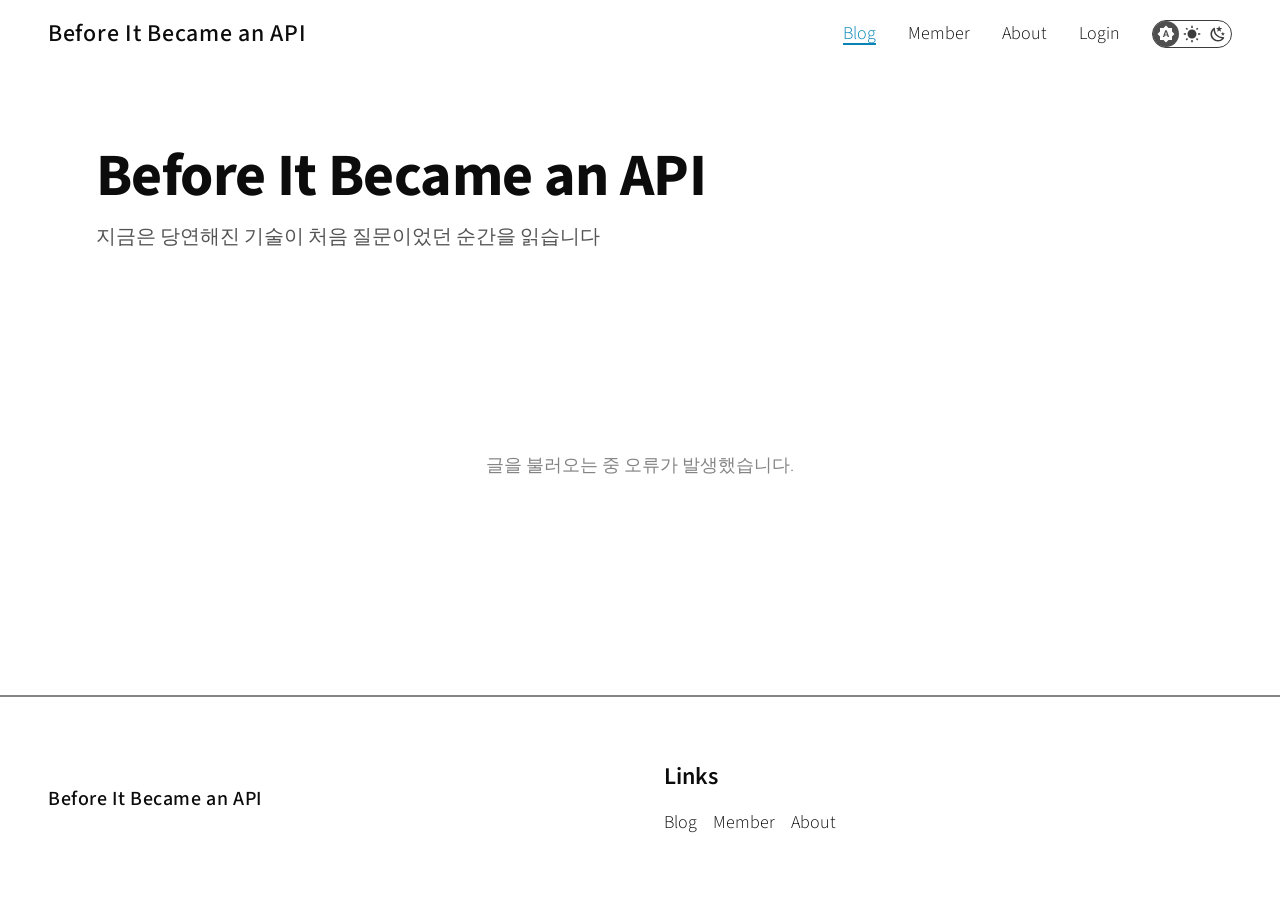
<file: index.html>
<!DOCTYPE html>
<html lang="ko" class="dark">
<head>
  <meta charset="utf-8">
  <meta name="viewport" content="width=device-width,initial-scale=1">
  <title>Before It Became an API</title>
  <meta name="description" content="지금은 API 한 줄이 된 기술이, 아직 논문 속 아이디어였던 시절로 돌아가 보는 기록.">
  <meta property="og:type" content="website">
  <meta property="og:title" content="Before It Became an API">
  <meta property="og:description" content="지금은 API 한 줄이 된 기술이, 아직 논문 속 아이디어였던 시절로 돌아가 보는 기록.">
  <link rel="preconnect" href="https://fonts.googleapis.com">
  <link rel="preconnect" href="https://fonts.gstatic.com" crossorigin>
  <link href="https://fonts.googleapis.com/css2?family=Source+Sans+3:wght@300;400;600;700&display=swap" rel="stylesheet">
  <link rel="stylesheet" href="style.css">
  <link rel="stylesheet" href="editor.css">
</head>
<body>
  <header>
    <nav>
      <div class="app-container nav-inner">
        <a href="/" class="logo-link wordmark">Before It Became an API</a>
        <div class="nav-right">
          <a href="/" class="nav-link active">Blog</a>
          <a href="member.html" class="nav-link">Member</a>
          <a href="about.html" class="nav-link">About</a>
          <a href="login.html" class="nav-link guest-only">Login</a>
          <a href="#" class="nav-link auth-only" id="btn-logout">Logout</a>
          <div class="theme-switcher">
            <button class="theme-button active" data-theme="auto" aria-label="Auto Theme" title="System preference">
              <svg width="1em" height="1em" viewBox="0 0 24 24"><path fill="currentColor" d="m14.3 16l-.7-2h-3.2l-.7 2H7.8L11 7h2l3.2 9zM20 8.69V4h-4.69L12 .69L8.69 4H4v4.69L.69 12L4 15.31V20h4.69L12 23.31L15.31 20H20v-4.69L23.31 12zm-9.15 3.96h2.3L12 9z"></path></svg>
            </button>
            <button class="theme-button" data-theme="light" aria-label="Light Theme" title="Light theme">
              <svg width="1em" height="1em" viewBox="0 0 24 24"><path fill="currentColor" d="m3.55 19.09l1.41 1.41l1.8-1.79l-1.42-1.42M12 6c-3.31 0-6 2.69-6 6s2.69 6 6 6s6-2.69 6-6c0-3.32-2.69-6-6-6m8 7h3v-2h-3m-2.76 7.71l1.8 1.79l1.41-1.41l-1.79-1.8M20.45 5l-1.41-1.4l-1.8 1.79l1.42 1.42M13 1h-2v3h2M6.76 5.39L4.96 3.6L3.55 5l1.79 1.81zM1 13h3v-2H1m12 9h-2v3h2"></path></svg>
            </button>
            <button class="theme-button" data-theme="dark" aria-label="Dark Theme" title="Dark theme">
              <svg width="1em" height="1em" viewBox="0 0 24 24"><path fill="currentColor" d="m17.75 4.09l-2.53 1.94l.91 3.06l-2.63-1.81l-2.63 1.81l.91-3.06l-2.53-1.94L12.44 4l1.06-3l1.06 3zm3.5 6.91l-1.64 1.25l.59 1.98l-1.7-1.17l-1.7 1.17l.59-1.98L15.75 11l2.06-.05L18.5 9l.69 1.95zm-2.28 4.95c.83-.08 1.72 1.1 1.19 1.85c-.32.45-.66.87-1.08 1.27C15.17 23 8.84 23 4.94 19.07c-3.91-3.9-3.91-10.24 0-14.14c.4-.4.82-.76 1.27-1.08c.75-.53 1.93.36 1.85 1.19c-.27 2.86.69 5.83 2.89 8.02a9.96 9.96 0 0 0 8.02 2.89m-1.64 2.02a12.08 12.08 0 0 1-7.8-3.47c-2.17-2.19-3.33-5-3.49-7.82c-2.81 3.14-2.7 7.96.31 10.98c3.02 3.01 7.84 3.12 10.98.31"></path></svg>
            </button>
          </div>
        </div>
        <button class="mobile-menu-btn" id="nav-open-btn" aria-label="Open navigation menu">
          <svg width="32" height="32" viewBox="0 0 24 24"><path fill="currentColor" d="M3 6h18v2H3zm0 5h18v2H3zm0 5h18v2H3z"></path></svg>
        </button>
        <div class="mobile-menu" id="mobile-menu">
          <button id="nav-close-btn" class="mobile-close-btn" aria-label="Close navigation menu">
            <svg width="32" height="32" viewBox="0 0 24 24"><path fill="currentColor" d="M19 6.41L17.59 5L12 10.59L6.41 5L5 6.41L10.59 12L5 17.59L6.41 19L12 13.41L17.59 19L19 17.59L13.41 12z"></path></svg>
          </button>
          <div class="mobile-menu-links">
            <a href="/" class="mobile-link active">Blog</a>
            <a href="member.html" class="mobile-link">Member</a>
            <a href="about.html" class="mobile-link">About</a>
            <a href="login.html" class="mobile-link guest-only">Login</a>
            <a href="#" class="mobile-link auth-only" id="btn-logout-mobile">Logout</a>
            <div class="theme-switcher mobile-theme-switcher">
              <button class="theme-button active" data-theme="auto" aria-label="Auto Theme">
                <svg width="1em" height="1em" viewBox="0 0 24 24"><path fill="currentColor" d="m14.3 16l-.7-2h-3.2l-.7 2H7.8L11 7h2l3.2 9zM20 8.69V4h-4.69L12 .69L8.69 4H4v4.69L.69 12L4 15.31V20h4.69L12 23.31L15.31 20H20v-4.69L23.31 12zm-9.15 3.96h2.3L12 9z"></path></svg>
              </button>
              <button class="theme-button" data-theme="light" aria-label="Light Theme">
                <svg width="1em" height="1em" viewBox="0 0 24 24"><path fill="currentColor" d="m3.55 19.09l1.41 1.41l1.8-1.79l-1.42-1.42M12 6c-3.31 0-6 2.69-6 6s2.69 6 6 6s6-2.69 6-6c0-3.32-2.69-6-6-6m8 7h3v-2h-3m-2.76 7.71l1.8 1.79l1.41-1.41l-1.79-1.8M20.45 5l-1.41-1.4l-1.8 1.79l1.42 1.42M13 1h-2v3h2M6.76 5.39L4.96 3.6L3.55 5l1.79 1.81zM1 13h3v-2H1m12 9h-2v3h2"></path></svg>
              </button>
              <button class="theme-button" data-theme="dark" aria-label="Dark Theme">
                <svg width="1em" height="1em" viewBox="0 0 24 24"><path fill="currentColor" d="m17.75 4.09l-2.53 1.94l.91 3.06l-2.63-1.81l-2.63 1.81l.91-3.06l-2.53-1.94L12.44 4l1.06-3l1.06 3zm3.5 6.91l-1.64 1.25l.59 1.98l-1.7-1.17l-1.7 1.17l.59-1.98L15.75 11l2.06-.05L18.5 9l.69 1.95zm-2.28 4.95c.83-.08 1.72 1.1 1.19 1.85c-.32.45-.66.87-1.08 1.27C15.17 23 8.84 23 4.94 19.07c-3.91-3.9-3.91-10.24 0-14.14c.4-.4.82-.76 1.27-1.08c.75-.53 1.93.36 1.85 1.19c-.27 2.86.69 5.83 2.89 8.02a9.96 9.96 0 0 0 8.02 2.89m-1.64 2.02a12.08 12.08 0 0 1-7.8-3.47c-2.17-2.19-3.33-5-3.49-7.82c-2.81 3.14-2.7 7.96.31 10.98c3.02 3.01 7.84 3.12 10.98.31"></path></svg>
              </button>
            </div>
          </div>
        </div>
      </div>
    </nav>
  </header>

  <div class="page-wrapper">
    <main class="app-container main-content">
      <h1 class="page-title masthead-title">Before It Became an API</h1>
      <p class="masthead-tagline">지금은 당연해진 기술이 처음 질문이었던 순간을 읽습니다</p>
    </main>

    <section class="app-container posts-section">
      <ul class="posts-grid" id="posts-grid">
      </ul>
      <p class="empty-state" id="empty-state" style="display:none;">
        아직 작성된 글이 없습니다. 오른쪽 하단의 + 버튼으로 첫 글을 작성해보세요.
      </p>
    </section>
  </div>

  <footer>
    <div class="app-container footer-inner">
      <div class="footer-left">
        <a href="/" class="logo-link wordmark wordmark-footer">Before It Became an API</a>
      </div>
      <div class="footer-right">
        <h3 class="footer-heading">Links</h3>
        <div class="footer-links">
          <a class="footer-link" href="/">Blog</a>
          <a class="footer-link" href="member.html">Member</a>
          <a class="footer-link" href="about.html">About</a>
        </div>
      </div>
    </div>
  </footer>

  <a href="write.html" class="fab-write" aria-label="새 글 작성" title="새 글 작성">
    <svg width="24" height="24" viewBox="0 0 24 24"><path fill="currentColor" d="M19 13h-6v6h-2v-6H5v-2h6V5h2v6h6z"></path></svg>
  </a>
  <div class="toast" id="toast"></div>

  <script src="script.js"></script>
  <script src="auth.js"></script>
  <script src="store.js"></script>
  <script>
    document.addEventListener('DOMContentLoaded', async () => {
      document.querySelectorAll('#btn-logout, #btn-logout-mobile').forEach(btn => {
        btn.addEventListener('click', (e) => {
          e.preventDefault();
          AUTH.logout();
          location.reload();
        });
      });

      const grid = document.getElementById('posts-grid');
      const emptyState = document.getElementById('empty-state');
      const months = ['Jan','Feb','Mar','Apr','May','Jun','Jul','Aug','Sep','Oct','Nov','Dec'];

      try {
        const posts = await PostStore.getAll();

        if (posts.length === 0) {
          emptyState.style.display = 'block';
          return;
        }

        posts.forEach((post, i) => {
          const date = new Date(post.createdAt);
          const dateStr = `${date.getDate()} ${months[date.getMonth()]} ${date.getFullYear()}`;
          const desc = post.description || stripHtml(post.content || '').substring(0, 150) + '...';
          const coverHtml = post.coverUrl
            ? `<img src="${escapeHtml(post.coverUrl)}" alt="${escapeHtml(post.title)}" loading="${i < 4 ? 'eager' : 'lazy'}" class="post-image">`
            : `<div class="post-image post-image-placeholder"></div>`;

          const li = document.createElement('li');
          li.innerHTML = `
            <a href="post.html?id=${post.id}" class="post-card">
              ${coverHtml}
              <h4 class="post-title">${escapeHtml(post.title)}</h4>
              <p class="post-description">${escapeHtml(desc)}</p>
              <p class="post-date"><time datetime="${post.createdAt}">${dateStr}</time></p>
            </a>`;
          grid.appendChild(li);

          const img = li.querySelector('img.post-image');
          if (img) watchCover(img);
        });
      } catch (e) {
        emptyState.textContent = '글을 불러오는 중 오류가 발생했습니다.';
        emptyState.style.display = 'block';
      }

      /**
       * Swaps a cover image for the neutral placeholder once it fails to load,
       * so dead or expired image URLs never render as a broken-image icon.
       */
      function watchCover(img) {
        const replace = () => {
          const placeholder = document.createElement('div');
          placeholder.className = 'post-image post-image-placeholder';
          img.replaceWith(placeholder);
        };
        img.addEventListener('error', replace, { once: true });
        if (img.complete && img.naturalWidth === 0) replace();
      }

      function stripHtml(html) {
        const tmp = document.createElement('div');
        tmp.innerHTML = html;
        return tmp.textContent || tmp.innerText || '';
      }

      function escapeHtml(str) {
        const div = document.createElement('div');
        div.textContent = str;
        return div.innerHTML;
      }
    });
  </script>
</body>
</html>
</file>
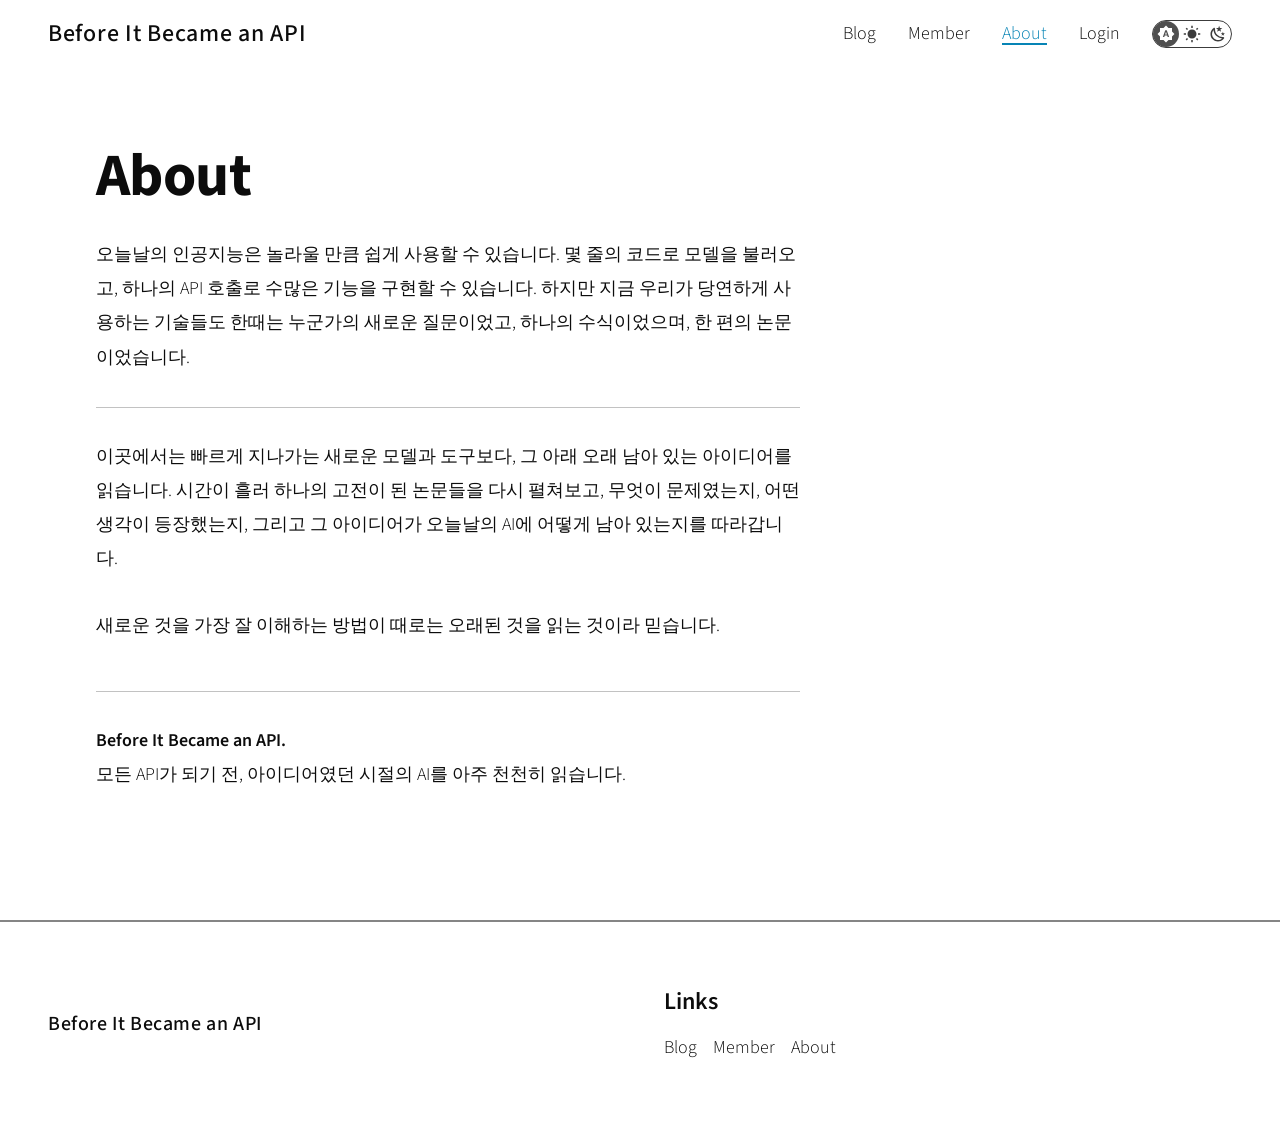
<file: about.html>
<!DOCTYPE html>
<html lang="ko" class="dark">
<head>
  <meta charset="utf-8">
  <meta name="viewport" content="width=device-width,initial-scale=1">
  <title>About - Before It Became an API</title>
  <meta name="description" content="Before It Became an API — 지금은 API 한 줄이 된 기술이, 아직 논문 속 아이디어였던 시절로 돌아가 보는 블로그.">
  <link rel="preconnect" href="https://fonts.googleapis.com">
  <link rel="preconnect" href="https://fonts.gstatic.com" crossorigin>
  <link href="https://fonts.googleapis.com/css2?family=Source+Sans+3:wght@300;400;600;700&display=swap" rel="stylesheet">
  <link rel="stylesheet" href="style.css">
  <link rel="stylesheet" href="editor.css">
</head>
<body>
  <header>
    <nav>
      <div class="app-container nav-inner">
        <a href="/" class="logo-link wordmark">Before It Became an API</a>
        <div class="nav-right">
          <a href="/" class="nav-link">Blog</a>
          <a href="member.html" class="nav-link">Member</a>
          <a href="about.html" class="nav-link active">About</a>
          <a href="login.html" class="nav-link guest-only">Login</a>
          <a href="#" class="nav-link auth-only" id="btn-logout">Logout</a>
          <div class="theme-switcher">
            <button class="theme-button active" data-theme="auto" aria-label="Auto Theme" title="System preference">
              <svg width="1em" height="1em" viewBox="0 0 24 24"><path fill="currentColor" d="m14.3 16l-.7-2h-3.2l-.7 2H7.8L11 7h2l3.2 9zM20 8.69V4h-4.69L12 .69L8.69 4H4v4.69L.69 12L4 15.31V20h4.69L12 23.31L15.31 20H20v-4.69L23.31 12zm-9.15 3.96h2.3L12 9z"></path></svg>
            </button>
            <button class="theme-button" data-theme="light" aria-label="Light Theme" title="Light theme">
              <svg width="1em" height="1em" viewBox="0 0 24 24"><path fill="currentColor" d="m3.55 19.09l1.41 1.41l1.8-1.79l-1.42-1.42M12 6c-3.31 0-6 2.69-6 6s2.69 6 6 6s6-2.69 6-6c0-3.32-2.69-6-6-6m8 7h3v-2h-3m-2.76 7.71l1.8 1.79l1.41-1.41l-1.79-1.8M20.45 5l-1.41-1.4l-1.8 1.79l1.42 1.42M13 1h-2v3h2M6.76 5.39L4.96 3.6L3.55 5l1.79 1.81zM1 13h3v-2H1m12 9h-2v3h2"></path></svg>
            </button>
            <button class="theme-button" data-theme="dark" aria-label="Dark Theme" title="Dark theme">
              <svg width="1em" height="1em" viewBox="0 0 24 24"><path fill="currentColor" d="m17.75 4.09l-2.53 1.94l.91 3.06l-2.63-1.81l-2.63 1.81l.91-3.06l-2.53-1.94L12.44 4l1.06-3l1.06 3zm3.5 6.91l-1.64 1.25l.59 1.98l-1.7-1.17l-1.7 1.17l.59-1.98L15.75 11l2.06-.05L18.5 9l.69 1.95zm-2.28 4.95c.83-.08 1.72 1.1 1.19 1.85c-.32.45-.66.87-1.08 1.27C15.17 23 8.84 23 4.94 19.07c-3.91-3.9-3.91-10.24 0-14.14c.4-.4.82-.76 1.27-1.08c.75-.53 1.93.36 1.85 1.19c-.27 2.86.69 5.83 2.89 8.02a9.96 9.96 0 0 0 8.02 2.89m-1.64 2.02a12.08 12.08 0 0 1-7.8-3.47c-2.17-2.19-3.33-5-3.49-7.82c-2.81 3.14-2.7 7.96.31 10.98c3.02 3.01 7.84 3.12 10.98.31"></path></svg>
            </button>
          </div>
        </div>
        <button class="mobile-menu-btn" id="nav-open-btn" aria-label="Open navigation menu">
          <svg width="32" height="32" viewBox="0 0 24 24"><path fill="currentColor" d="M3 6h18v2H3zm0 5h18v2H3zm0 5h18v2H3z"></path></svg>
        </button>
        <div class="mobile-menu" id="mobile-menu">
          <button id="nav-close-btn" class="mobile-close-btn" aria-label="Close navigation menu">
            <svg width="32" height="32" viewBox="0 0 24 24"><path fill="currentColor" d="M19 6.41L17.59 5L12 10.59L6.41 5L5 6.41L10.59 12L5 17.59L6.41 19L12 13.41L17.59 19L19 17.59L13.41 12z"></path></svg>
          </button>
          <div class="mobile-menu-links">
            <a href="/" class="mobile-link">Blog</a>
            <a href="member.html" class="mobile-link">Member</a>
            <a href="about.html" class="mobile-link active">About</a>
            <a href="login.html" class="mobile-link guest-only">Login</a>
            <a href="#" class="mobile-link auth-only" id="btn-logout-mobile">Logout</a>
            <div class="theme-switcher mobile-theme-switcher">
              <button class="theme-button active" data-theme="auto" aria-label="Auto Theme">
                <svg width="1em" height="1em" viewBox="0 0 24 24"><path fill="currentColor" d="m14.3 16l-.7-2h-3.2l-.7 2H7.8L11 7h2l3.2 9zM20 8.69V4h-4.69L12 .69L8.69 4H4v4.69L.69 12L4 15.31V20h4.69L12 23.31L15.31 20H20v-4.69L23.31 12zm-9.15 3.96h2.3L12 9z"></path></svg>
              </button>
              <button class="theme-button" data-theme="light" aria-label="Light Theme">
                <svg width="1em" height="1em" viewBox="0 0 24 24"><path fill="currentColor" d="m3.55 19.09l1.41 1.41l1.8-1.79l-1.42-1.42M12 6c-3.31 0-6 2.69-6 6s2.69 6 6 6s6-2.69 6-6c0-3.32-2.69-6-6-6m8 7h3v-2h-3m-2.76 7.71l1.8 1.79l1.41-1.41l-1.79-1.8M20.45 5l-1.41-1.4l-1.8 1.79l1.42 1.42M13 1h-2v3h2M6.76 5.39L4.96 3.6L3.55 5l1.79 1.81zM1 13h3v-2H1m12 9h-2v3h2"></path></svg>
              </button>
              <button class="theme-button" data-theme="dark" aria-label="Dark Theme">
                <svg width="1em" height="1em" viewBox="0 0 24 24"><path fill="currentColor" d="m17.75 4.09l-2.53 1.94l.91 3.06l-2.63-1.81l-2.63 1.81l.91-3.06l-2.53-1.94L12.44 4l1.06-3l1.06 3zm3.5 6.91l-1.64 1.25l.59 1.98l-1.7-1.17l-1.7 1.17l.59-1.98L15.75 11l2.06-.05L18.5 9l.69 1.95zm-2.28 4.95c.83-.08 1.72 1.1 1.19 1.85c-.32.45-.66.87-1.08 1.27C15.17 23 8.84 23 4.94 19.07c-3.91-3.9-3.91-10.24 0-14.14c.4-.4.82-.76 1.27-1.08c.75-.53 1.93.36 1.85 1.19c-.27 2.86.69 5.83 2.89 8.02a9.96 9.96 0 0 0 8.02 2.89m-1.64 2.02a12.08 12.08 0 0 1-7.8-3.47c-2.17-2.19-3.33-5-3.49-7.82c-2.81 3.14-2.7 7.96.31 10.98c3.02 3.01 7.84 3.12 10.98.31"></path></svg>
              </button>
            </div>
          </div>
        </div>
      </div>
    </nav>
  </header>

  <div class="page-wrapper">
    <main class="app-container main-content">
      <h1 class="page-title masthead-title">About</h1>
    </main>

    <section class="app-container about-section">
      <div class="about-body">
        <p class="about-lead">
          오늘날의 인공지능은 놀라울 만큼 쉽게 사용할 수 있습니다.
          몇 줄의 코드로 모델을 불러오고, 하나의 API 호출로 수많은 기능을 구현할 수 있습니다.
          하지만 지금 우리가 당연하게 사용하는 기술들도 한때는 누군가의 새로운 질문이었고,
          하나의 수식이었으며, 한 편의 논문이었습니다.
        </p>

        <p>
          이곳에서는 빠르게 지나가는 새로운 모델과 도구보다, 그 아래 오래 남아 있는 아이디어를 읽습니다.
          시간이 흘러 하나의 고전이 된 논문들을 다시 펼쳐보고, 무엇이 문제였는지, 어떤 생각이 등장했는지,
          그리고 그 아이디어가 오늘날의 AI에 어떻게 남아 있는지를 따라갑니다.
        </p>

        <p>
          새로운 것을 가장 잘 이해하는 방법이 때로는 오래된 것을 읽는 것이라 믿습니다.
        </p>

        <p class="about-signoff">
          <strong>Before It Became an API.</strong><br>
          모든 API가 되기 전, 아이디어였던 시절의 AI를 아주 천천히 읽습니다.
        </p>
      </div>
    </section>
  </div>

  <footer>
    <div class="app-container footer-inner">
      <div class="footer-left">
        <a href="/" class="logo-link wordmark wordmark-footer">Before It Became an API</a>
      </div>
      <div class="footer-right">
        <h3 class="footer-heading">Links</h3>
        <div class="footer-links">
          <a class="footer-link" href="/">Blog</a>
          <a class="footer-link" href="member.html">Member</a>
          <a class="footer-link" href="about.html">About</a>
        </div>
      </div>
    </div>
  </footer>

  <script src="script.js"></script>
  <script src="auth.js"></script>
  <script>
    document.addEventListener('DOMContentLoaded', () => {
      document.querySelectorAll('#btn-logout, #btn-logout-mobile').forEach(btn => {
        btn.addEventListener('click', (e) => {
          e.preventDefault();
          AUTH.logout();
          location.reload();
        });
      });
    });
  </script>
</body>
</html>
</file>
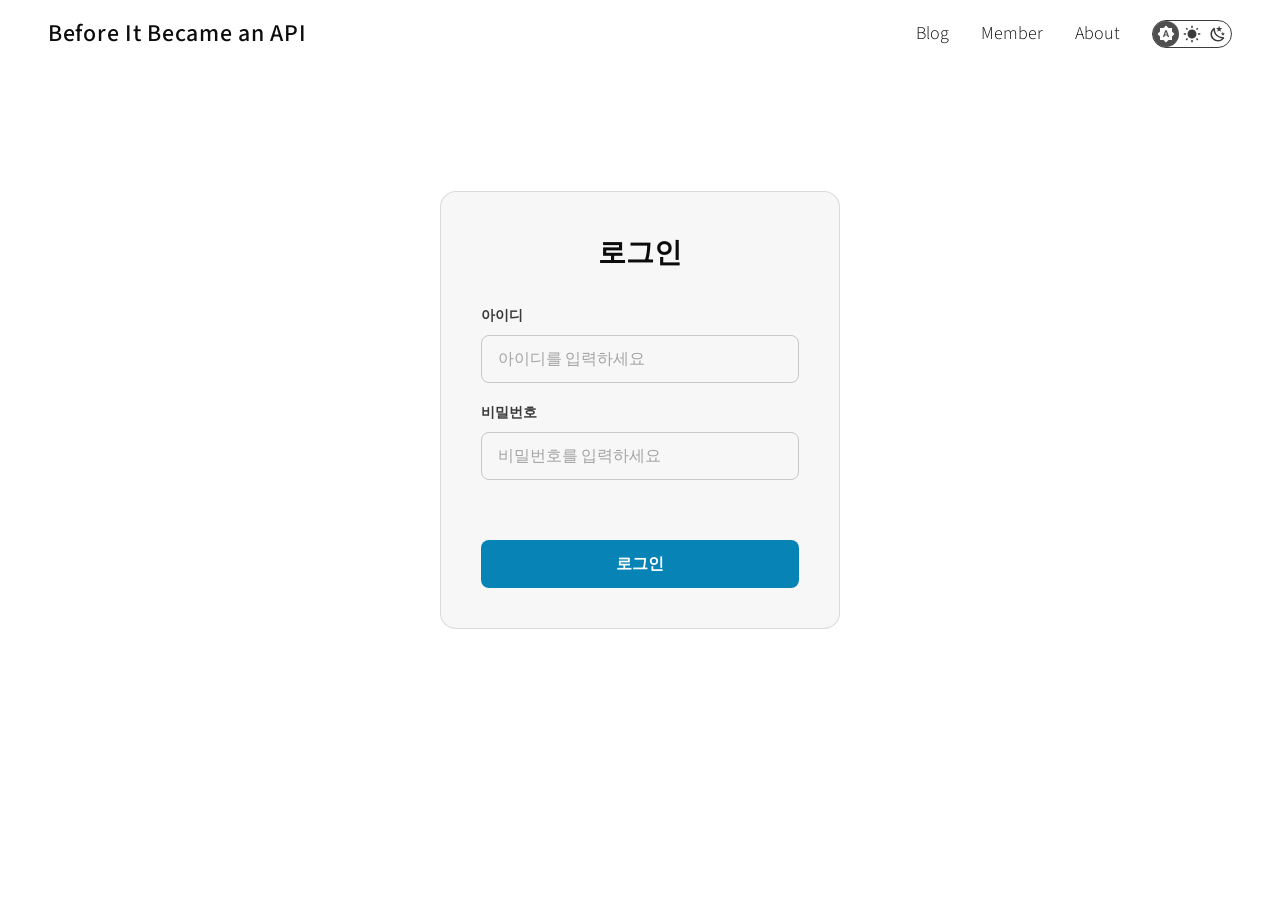
<file: login.html>
<!DOCTYPE html>
<html lang="ko" class="dark">
<head>
  <meta charset="utf-8">
  <meta name="viewport" content="width=device-width,initial-scale=1">
  <title>로그인 - Before It Became an API</title>
  <link rel="preconnect" href="https://fonts.googleapis.com">
  <link rel="preconnect" href="https://fonts.gstatic.com" crossorigin>
  <link href="https://fonts.googleapis.com/css2?family=Source+Sans+3:wght@300;400;600;700&display=swap" rel="stylesheet">
  <link rel="stylesheet" href="style.css">
  <link rel="stylesheet" href="editor.css">
</head>
<body>
  <header>
    <nav>
      <div class="app-container nav-inner">
        <a href="/" class="logo-link wordmark">Before It Became an API</a>
        <div class="nav-right">
          <a href="/" class="nav-link">Blog</a>
          <a href="member.html" class="nav-link">Member</a>
          <a href="about.html" class="nav-link">About</a>
          <div class="theme-switcher">
            <button class="theme-button active" data-theme="auto" aria-label="Auto Theme" title="System preference">
              <svg width="1em" height="1em" viewBox="0 0 24 24"><path fill="currentColor" d="m14.3 16l-.7-2h-3.2l-.7 2H7.8L11 7h2l3.2 9zM20 8.69V4h-4.69L12 .69L8.69 4H4v4.69L.69 12L4 15.31V20h4.69L12 23.31L15.31 20H20v-4.69L23.31 12zm-9.15 3.96h2.3L12 9z"></path></svg>
            </button>
            <button class="theme-button" data-theme="light" aria-label="Light Theme" title="Light theme">
              <svg width="1em" height="1em" viewBox="0 0 24 24"><path fill="currentColor" d="m3.55 19.09l1.41 1.41l1.8-1.79l-1.42-1.42M12 6c-3.31 0-6 2.69-6 6s2.69 6 6 6s6-2.69 6-6c0-3.32-2.69-6-6-6m8 7h3v-2h-3m-2.76 7.71l1.8 1.79l1.41-1.41l-1.79-1.8M20.45 5l-1.41-1.4l-1.8 1.79l1.42 1.42M13 1h-2v3h2M6.76 5.39L4.96 3.6L3.55 5l1.79 1.81zM1 13h3v-2H1m12 9h-2v3h2"></path></svg>
            </button>
            <button class="theme-button" data-theme="dark" aria-label="Dark Theme" title="Dark theme">
              <svg width="1em" height="1em" viewBox="0 0 24 24"><path fill="currentColor" d="m17.75 4.09l-2.53 1.94l.91 3.06l-2.63-1.81l-2.63 1.81l.91-3.06l-2.53-1.94L12.44 4l1.06-3l1.06 3zm3.5 6.91l-1.64 1.25l.59 1.98l-1.7-1.17l-1.7 1.17l.59-1.98L15.75 11l2.06-.05L18.5 9l.69 1.95zm-2.28 4.95c.83-.08 1.72 1.1 1.19 1.85c-.32.45-.66.87-1.08 1.27C15.17 23 8.84 23 4.94 19.07c-3.91-3.9-3.91-10.24 0-14.14c.4-.4.82-.76 1.27-1.08c.75-.53 1.93.36 1.85 1.19c-.27 2.86.69 5.83 2.89 8.02a9.96 9.96 0 0 0 8.02 2.89m-1.64 2.02a12.08 12.08 0 0 1-7.8-3.47c-2.17-2.19-3.33-5-3.49-7.82c-2.81 3.14-2.7 7.96.31 10.98c3.02 3.01 7.84 3.12 10.98.31"></path></svg>
            </button>
          </div>
        </div>
      </div>
    </nav>
  </header>

  <div class="page-wrapper">
    <main class="login-container">
      <div class="login-card">
        <h1 class="login-title">로그인</h1>
        <form id="login-form" class="login-form">
          <div class="form-group">
            <label for="username" class="form-label">아이디</label>
            <input type="text" id="username" class="form-input" placeholder="아이디를 입력하세요" autocomplete="username" required>
          </div>
          <div class="form-group">
            <label for="password" class="form-label">비밀번호</label>
            <input type="password" id="password" class="form-input" placeholder="비밀번호를 입력하세요" autocomplete="current-password" required>
          </div>
          <p class="login-error" id="login-error"></p>
          <button type="submit" class="btn-login">로그인</button>
        </form>
      </div>
    </main>
  </div>

  <script src="script.js"></script>
  <script src="auth.js"></script>
  <script>
    document.addEventListener('DOMContentLoaded', () => {
      if (AUTH.isLoggedIn()) {
        location.href = '/';
        return;
      }

      document.getElementById('login-form').addEventListener('submit', async (e) => {
        e.preventDefault();
        const username = document.getElementById('username').value.trim();
        const password = document.getElementById('password').value;
        const errorEl = document.getElementById('login-error');

        try {
          await AUTH.login(username, password);
          const params = new URLSearchParams(location.search);
          const redirect = params.get('redirect');
          location.href = redirect || '/';
        } catch (err) {
          errorEl.textContent = err.message || '아이디 또는 비밀번호가 올바르지 않습니다.';
          document.getElementById('password').value = '';
          document.getElementById('password').focus();
        }
      });
    });
  </script>
</body>
</html>
</file>
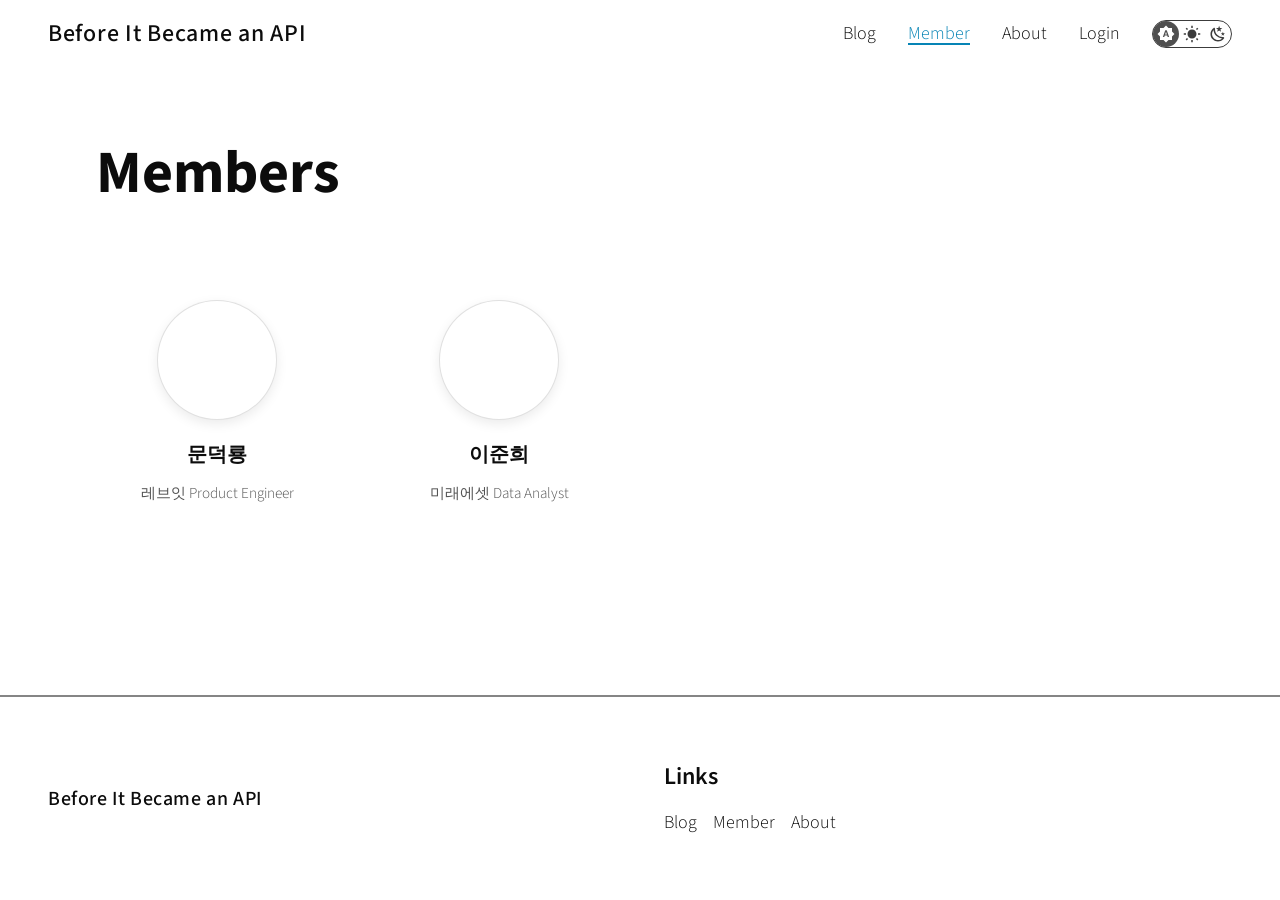
<file: member.html>
<!DOCTYPE html>
<html lang="ko" class="dark">
<head>
  <meta charset="utf-8">
  <meta name="viewport" content="width=device-width,initial-scale=1">
  <title>Members - Before It Became an API</title>
  <meta name="description" content="Blog members">
  <link rel="preconnect" href="https://fonts.googleapis.com">
  <link rel="preconnect" href="https://fonts.gstatic.com" crossorigin>
  <link href="https://fonts.googleapis.com/css2?family=Source+Sans+3:wght@300;400;600;700&display=swap" rel="stylesheet">
  <link rel="stylesheet" href="style.css">
  <link rel="stylesheet" href="editor.css">
</head>
<body>
  <header>
    <nav>
      <div class="app-container nav-inner">
        <a href="/" class="logo-link wordmark">Before It Became an API</a>
        <div class="nav-right">
          <a href="/" class="nav-link">Blog</a>
          <a href="member.html" class="nav-link active">Member</a>
          <a href="about.html" class="nav-link">About</a>
          <a href="login.html" class="nav-link guest-only">Login</a>
          <a href="#" class="nav-link auth-only" id="btn-logout">Logout</a>
          <div class="theme-switcher">
            <button class="theme-button active" data-theme="auto" aria-label="Auto Theme" title="System preference">
              <svg width="1em" height="1em" viewBox="0 0 24 24"><path fill="currentColor" d="m14.3 16l-.7-2h-3.2l-.7 2H7.8L11 7h2l3.2 9zM20 8.69V4h-4.69L12 .69L8.69 4H4v4.69L.69 12L4 15.31V20h4.69L12 23.31L15.31 20H20v-4.69L23.31 12zm-9.15 3.96h2.3L12 9z"></path></svg>
            </button>
            <button class="theme-button" data-theme="light" aria-label="Light Theme" title="Light theme">
              <svg width="1em" height="1em" viewBox="0 0 24 24"><path fill="currentColor" d="m3.55 19.09l1.41 1.41l1.8-1.79l-1.42-1.42M12 6c-3.31 0-6 2.69-6 6s2.69 6 6 6s6-2.69 6-6c0-3.32-2.69-6-6-6m8 7h3v-2h-3m-2.76 7.71l1.8 1.79l1.41-1.41l-1.79-1.8M20.45 5l-1.41-1.4l-1.8 1.79l1.42 1.42M13 1h-2v3h2M6.76 5.39L4.96 3.6L3.55 5l1.79 1.81zM1 13h3v-2H1m12 9h-2v3h2"></path></svg>
            </button>
            <button class="theme-button" data-theme="dark" aria-label="Dark Theme" title="Dark theme">
              <svg width="1em" height="1em" viewBox="0 0 24 24"><path fill="currentColor" d="m17.75 4.09l-2.53 1.94l.91 3.06l-2.63-1.81l-2.63 1.81l.91-3.06l-2.53-1.94L12.44 4l1.06-3l1.06 3zm3.5 6.91l-1.64 1.25l.59 1.98l-1.7-1.17l-1.7 1.17l.59-1.98L15.75 11l2.06-.05L18.5 9l.69 1.95zm-2.28 4.95c.83-.08 1.72 1.1 1.19 1.85c-.32.45-.66.87-1.08 1.27C15.17 23 8.84 23 4.94 19.07c-3.91-3.9-3.91-10.24 0-14.14c.4-.4.82-.76 1.27-1.08c.75-.53 1.93.36 1.85 1.19c-.27 2.86.69 5.83 2.89 8.02a9.96 9.96 0 0 0 8.02 2.89m-1.64 2.02a12.08 12.08 0 0 1-7.8-3.47c-2.17-2.19-3.33-5-3.49-7.82c-2.81 3.14-2.7 7.96.31 10.98c3.02 3.01 7.84 3.12 10.98.31"></path></svg>
            </button>
          </div>
        </div>
        <button class="mobile-menu-btn" id="nav-open-btn" aria-label="Open navigation menu">
          <svg width="32" height="32" viewBox="0 0 24 24"><path fill="currentColor" d="M3 6h18v2H3zm0 5h18v2H3zm0 5h18v2H3z"></path></svg>
        </button>
        <div class="mobile-menu" id="mobile-menu">
          <button id="nav-close-btn" class="mobile-close-btn" aria-label="Close navigation menu">
            <svg width="32" height="32" viewBox="0 0 24 24"><path fill="currentColor" d="M19 6.41L17.59 5L12 10.59L6.41 5L5 6.41L10.59 12L5 17.59L6.41 19L12 13.41L17.59 19L19 17.59L13.41 12z"></path></svg>
          </button>
          <div class="mobile-menu-links">
            <a href="/" class="mobile-link">Blog</a>
            <a href="member.html" class="mobile-link active">Member</a>
            <a href="about.html" class="mobile-link">About</a>
            <a href="login.html" class="mobile-link guest-only">Login</a>
            <a href="#" class="mobile-link auth-only" id="btn-logout-mobile">Logout</a>
            <div class="theme-switcher mobile-theme-switcher">
              <button class="theme-button active" data-theme="auto" aria-label="Auto Theme">
                <svg width="1em" height="1em" viewBox="0 0 24 24"><path fill="currentColor" d="m14.3 16l-.7-2h-3.2l-.7 2H7.8L11 7h2l3.2 9zM20 8.69V4h-4.69L12 .69L8.69 4H4v4.69L.69 12L4 15.31V20h4.69L12 23.31L15.31 20H20v-4.69L23.31 12zm-9.15 3.96h2.3L12 9z"></path></svg>
              </button>
              <button class="theme-button" data-theme="light" aria-label="Light Theme">
                <svg width="1em" height="1em" viewBox="0 0 24 24"><path fill="currentColor" d="m3.55 19.09l1.41 1.41l1.8-1.79l-1.42-1.42M12 6c-3.31 0-6 2.69-6 6s2.69 6 6 6s6-2.69 6-6c0-3.32-2.69-6-6-6m8 7h3v-2h-3m-2.76 7.71l1.8 1.79l1.41-1.41l-1.79-1.8M20.45 5l-1.41-1.4l-1.8 1.79l1.42 1.42M13 1h-2v3h2M6.76 5.39L4.96 3.6L3.55 5l1.79 1.81zM1 13h3v-2H1m12 9h-2v3h2"></path></svg>
              </button>
              <button class="theme-button" data-theme="dark" aria-label="Dark Theme">
                <svg width="1em" height="1em" viewBox="0 0 24 24"><path fill="currentColor" d="m17.75 4.09l-2.53 1.94l.91 3.06l-2.63-1.81l-2.63 1.81l.91-3.06l-2.53-1.94L12.44 4l1.06-3l1.06 3zm3.5 6.91l-1.64 1.25l.59 1.98l-1.7-1.17l-1.7 1.17l.59-1.98L15.75 11l2.06-.05L18.5 9l.69 1.95zm-2.28 4.95c.83-.08 1.72 1.1 1.19 1.85c-.32.45-.66.87-1.08 1.27C15.17 23 8.84 23 4.94 19.07c-3.91-3.9-3.91-10.24 0-14.14c.4-.4.82-.76 1.27-1.08c.75-.53 1.93.36 1.85 1.19c-.27 2.86.69 5.83 2.89 8.02a9.96 9.96 0 0 0 8.02 2.89m-1.64 2.02a12.08 12.08 0 0 1-7.8-3.47c-2.17-2.19-3.33-5-3.49-7.82c-2.81 3.14-2.7 7.96.31 10.98c3.02 3.01 7.84 3.12 10.98.31"></path></svg>
              </button>
            </div>
          </div>
        </div>
      </div>
    </nav>
  </header>

  <div class="page-wrapper">
    <main class="app-container main-content">
      <h1 class="page-title">Members</h1>
    </main>

    <section class="app-container members-section">
      <div class="members-grid">
        <div class="member-card">
          <div class="member-avatar"></div>
          <h3 class="member-name">문덕룡</h3>
          <p class="member-role">레브잇 Product Engineer</p>
        </div>
        <div class="member-card">
          <div class="member-avatar"></div>
          <h3 class="member-name">이준희</h3>
          <p class="member-role">미래에셋 Data Analyst</p>
        </div>
      </div>
    </section>
  </div>

  <footer>
    <div class="app-container footer-inner">
      <div class="footer-left">
        <a href="/" class="logo-link wordmark wordmark-footer">Before It Became an API</a>
      </div>
      <div class="footer-right">
        <h3 class="footer-heading">Links</h3>
        <div class="footer-links">
          <a class="footer-link" href="/">Blog</a>
          <a class="footer-link" href="member.html">Member</a>
          <a class="footer-link" href="about.html">About</a>
        </div>
      </div>
    </div>
  </footer>

  <script src="script.js"></script>
  <script src="auth.js"></script>
  <script>
    document.addEventListener('DOMContentLoaded', () => {
      document.querySelectorAll('#btn-logout, #btn-logout-mobile').forEach(btn => {
        btn.addEventListener('click', (e) => {
          e.preventDefault();
          AUTH.logout();
          location.reload();
        });
      });
    });
  </script>
</body>
</html>
</file>
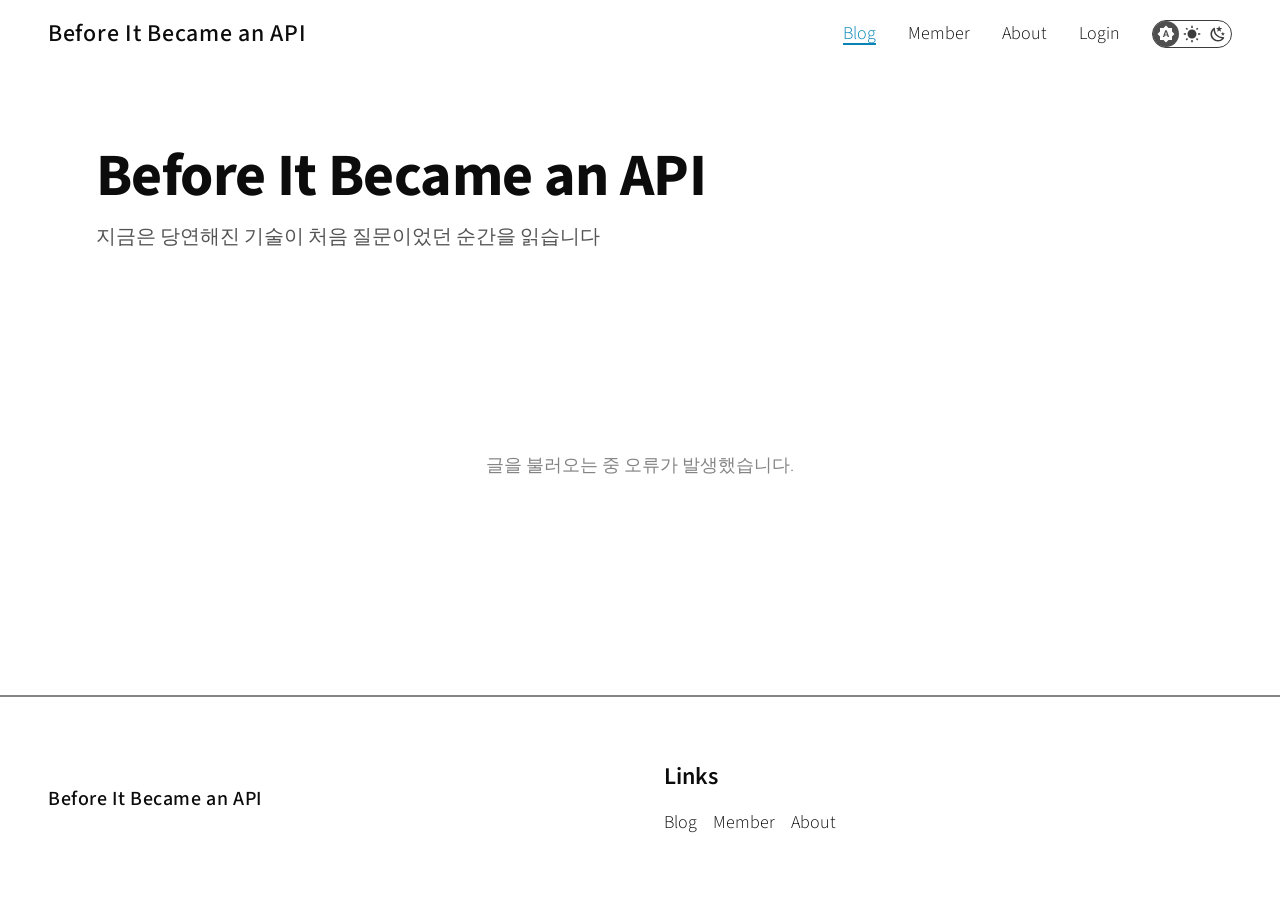
<file: post.html>
<!DOCTYPE html>
<html lang="ko" class="dark">
<head>
  <meta charset="utf-8">
  <meta name="viewport" content="width=device-width,initial-scale=1">
  <title>Before It Became an API</title>
  <link rel="preconnect" href="https://fonts.googleapis.com">
  <link rel="preconnect" href="https://fonts.gstatic.com" crossorigin>
  <link href="https://fonts.googleapis.com/css2?family=Source+Sans+3:wght@300;400;600;700&display=swap" rel="stylesheet">
  <link rel="stylesheet" href="style.css">
  <link rel="stylesheet" href="editor.css">
</head>
<body>
  <header>
    <nav>
      <div class="app-container nav-inner">
        <a href="/" class="logo-link wordmark">Before It Became an API</a>
        <div class="nav-right">
          <a href="/" class="nav-link active">Blog</a>
          <a href="member.html" class="nav-link">Member</a>
          <a href="about.html" class="nav-link">About</a>
          <a href="login.html" class="nav-link guest-only">Login</a>
          <a href="#" class="nav-link auth-only" id="btn-logout">Logout</a>
          <div class="theme-switcher">
            <button class="theme-button active" data-theme="auto" aria-label="Auto Theme" title="System preference">
              <svg width="1em" height="1em" viewBox="0 0 24 24"><path fill="currentColor" d="m14.3 16l-.7-2h-3.2l-.7 2H7.8L11 7h2l3.2 9zM20 8.69V4h-4.69L12 .69L8.69 4H4v4.69L.69 12L4 15.31V20h4.69L12 23.31L15.31 20H20v-4.69L23.31 12zm-9.15 3.96h2.3L12 9z"></path></svg>
            </button>
            <button class="theme-button" data-theme="light" aria-label="Light Theme" title="Light theme">
              <svg width="1em" height="1em" viewBox="0 0 24 24"><path fill="currentColor" d="m3.55 19.09l1.41 1.41l1.8-1.79l-1.42-1.42M12 6c-3.31 0-6 2.69-6 6s2.69 6 6 6s6-2.69 6-6c0-3.32-2.69-6-6-6m8 7h3v-2h-3m-2.76 7.71l1.8 1.79l1.41-1.41l-1.79-1.8M20.45 5l-1.41-1.4l-1.8 1.79l1.42 1.42M13 1h-2v3h2M6.76 5.39L4.96 3.6L3.55 5l1.79 1.81zM1 13h3v-2H1m12 9h-2v3h2"></path></svg>
            </button>
            <button class="theme-button" data-theme="dark" aria-label="Dark Theme" title="Dark theme">
              <svg width="1em" height="1em" viewBox="0 0 24 24"><path fill="currentColor" d="m17.75 4.09l-2.53 1.94l.91 3.06l-2.63-1.81l-2.63 1.81l.91-3.06l-2.53-1.94L12.44 4l1.06-3l1.06 3zm3.5 6.91l-1.64 1.25l.59 1.98l-1.7-1.17l-1.7 1.17l.59-1.98L15.75 11l2.06-.05L18.5 9l.69 1.95zm-2.28 4.95c.83-.08 1.72 1.1 1.19 1.85c-.32.45-.66.87-1.08 1.27C15.17 23 8.84 23 4.94 19.07c-3.91-3.9-3.91-10.24 0-14.14c.4-.4.82-.76 1.27-1.08c.75-.53 1.93.36 1.85 1.19c-.27 2.86.69 5.83 2.89 8.02a9.96 9.96 0 0 0 8.02 2.89m-1.64 2.02a12.08 12.08 0 0 1-7.8-3.47c-2.17-2.19-3.33-5-3.49-7.82c-2.81 3.14-2.7 7.96.31 10.98c3.02 3.01 7.84 3.12 10.98.31"></path></svg>
            </button>
          </div>
        </div>
        <button class="mobile-menu-btn" id="nav-open-btn" aria-label="Open navigation menu">
          <svg width="32" height="32" viewBox="0 0 24 24"><path fill="currentColor" d="M3 6h18v2H3zm0 5h18v2H3zm0 5h18v2H3z"></path></svg>
        </button>
        <div class="mobile-menu" id="mobile-menu">
          <button id="nav-close-btn" class="mobile-close-btn" aria-label="Close navigation menu">
            <svg width="32" height="32" viewBox="0 0 24 24"><path fill="currentColor" d="M19 6.41L17.59 5L12 10.59L6.41 5L5 6.41L10.59 12L5 17.59L6.41 19L12 13.41L17.59 19L19 17.59L13.41 12z"></path></svg>
          </button>
          <div class="mobile-menu-links">
            <a href="/" class="mobile-link active">Blog</a>
            <a href="member.html" class="mobile-link">Member</a>
            <a href="about.html" class="mobile-link">About</a>
            <a href="login.html" class="mobile-link guest-only">Login</a>
            <a href="#" class="mobile-link auth-only" id="btn-logout-mobile">Logout</a>
          </div>
        </div>
      </div>
    </nav>
  </header>

  <div class="page-wrapper">
    <article class="post-detail-container app-container" id="post-detail">
      <div class="post-detail-header">
        <h1 class="post-detail-title" id="detail-title"></h1>
        <p class="post-detail-date" id="detail-date"></p>
        <div class="post-detail-actions admin-only" id="detail-actions">
          <button class="btn-edit" id="btn-edit">수정</button>
          <button class="btn-delete" id="btn-delete">삭제</button>
        </div>
      </div>
      <img id="detail-cover" class="post-detail-cover" alt="" style="display:none;">
      <div class="post-detail-body" id="detail-body"></div>
    </article>
  </div>

  <footer>
    <div class="app-container footer-inner">
      <div class="footer-left">
        <a href="/" class="logo-link wordmark wordmark-footer">Before It Became an API</a>
      </div>
      <div class="footer-right">
        <h3 class="footer-heading">Links</h3>
        <div class="footer-links">
          <a class="footer-link" href="/">Blog</a>
          <a class="footer-link" href="member.html">Member</a>
          <a class="footer-link" href="about.html">About</a>
        </div>
      </div>
    </div>
  </footer>

  <script src="script.js"></script>
  <script src="auth.js"></script>
  <script src="store.js"></script>
  <script>
    document.querySelectorAll('#btn-logout, #btn-logout-mobile').forEach(btn => {
      btn.addEventListener('click', (e) => {
        e.preventDefault();
        AUTH.logout();
        location.href = '/';
      });
    });
  </script>
  <script src="posts.js"></script>
</body>
</html>
</file>
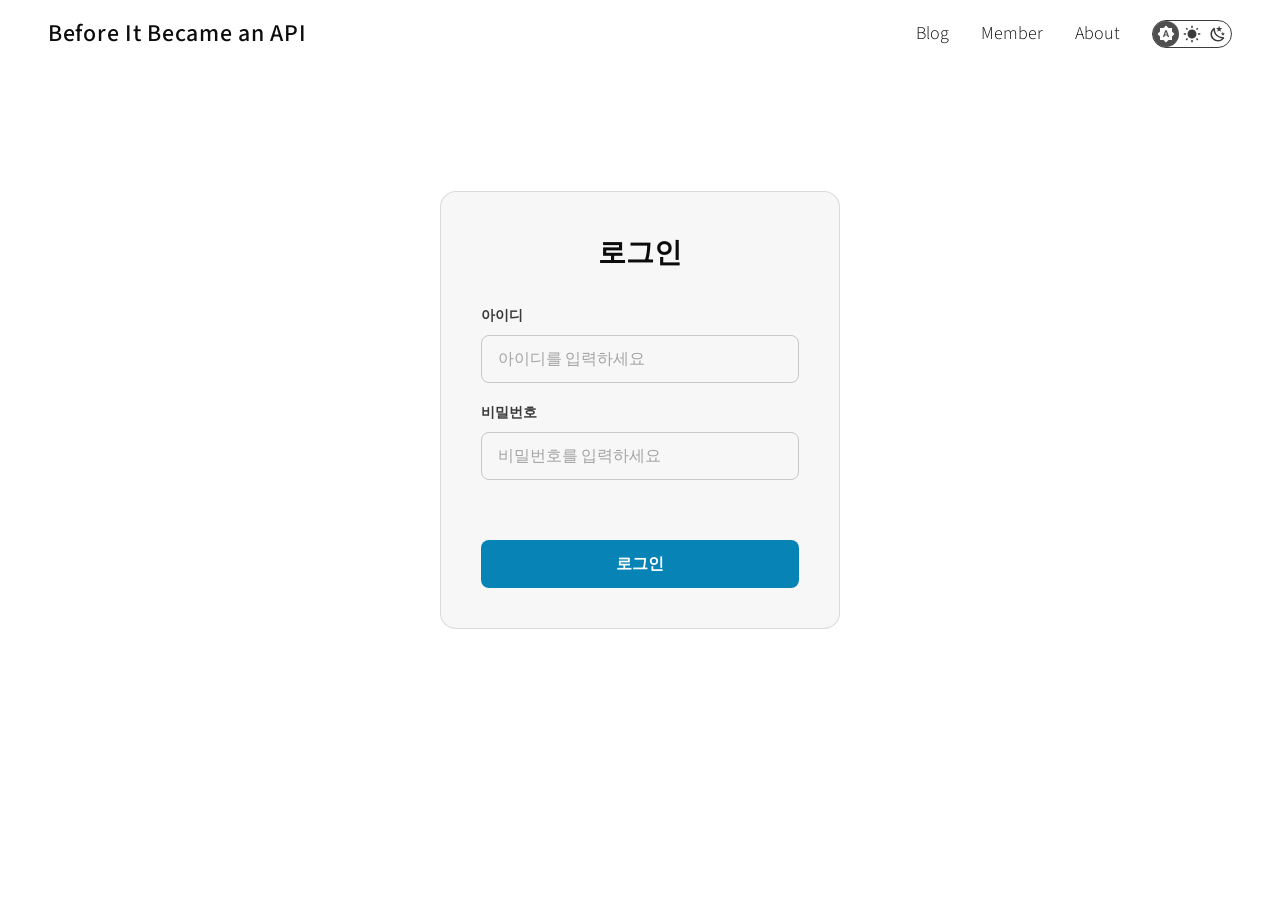
<file: write.html>
<!DOCTYPE html>
<html lang="ko" class="dark">
<head>
  <meta charset="utf-8">
  <meta name="viewport" content="width=device-width,initial-scale=1">
  <title>글쓰기 - Before It Became an API</title>
  <link rel="preconnect" href="https://fonts.googleapis.com">
  <link rel="preconnect" href="https://fonts.gstatic.com" crossorigin>
  <link href="https://fonts.googleapis.com/css2?family=Source+Sans+3:wght@300;400;600;700&display=swap" rel="stylesheet">
  <link rel="stylesheet" href="style.css">
  <link rel="stylesheet" href="editor.css">
</head>
<body>
  <header>
    <nav>
      <div class="app-container nav-inner">
        <a href="/" class="logo-link wordmark">Before It Became an API</a>
        <div class="nav-right">
          <a href="/" class="nav-link">Blog</a>
          <a href="member.html" class="nav-link">Member</a>
          <a href="about.html" class="nav-link">About</a>
          <div class="theme-switcher">
            <button class="theme-button active" data-theme="auto" aria-label="Auto Theme" title="System preference">
              <svg width="1em" height="1em" viewBox="0 0 24 24"><path fill="currentColor" d="m14.3 16l-.7-2h-3.2l-.7 2H7.8L11 7h2l3.2 9zM20 8.69V4h-4.69L12 .69L8.69 4H4v4.69L.69 12L4 15.31V20h4.69L12 23.31L15.31 20H20v-4.69L23.31 12zm-9.15 3.96h2.3L12 9z"></path></svg>
            </button>
            <button class="theme-button" data-theme="light" aria-label="Light Theme" title="Light theme">
              <svg width="1em" height="1em" viewBox="0 0 24 24"><path fill="currentColor" d="m3.55 19.09l1.41 1.41l1.8-1.79l-1.42-1.42M12 6c-3.31 0-6 2.69-6 6s2.69 6 6 6s6-2.69 6-6c0-3.32-2.69-6-6-6m8 7h3v-2h-3m-2.76 7.71l1.8 1.79l1.41-1.41l-1.79-1.8M20.45 5l-1.41-1.4l-1.8 1.79l1.42 1.42M13 1h-2v3h2M6.76 5.39L4.96 3.6L3.55 5l1.79 1.81zM1 13h3v-2H1m12 9h-2v3h2"></path></svg>
            </button>
            <button class="theme-button" data-theme="dark" aria-label="Dark Theme" title="Dark theme">
              <svg width="1em" height="1em" viewBox="0 0 24 24"><path fill="currentColor" d="m17.75 4.09l-2.53 1.94l.91 3.06l-2.63-1.81l-2.63 1.81l.91-3.06l-2.53-1.94L12.44 4l1.06-3l1.06 3zm3.5 6.91l-1.64 1.25l.59 1.98l-1.7-1.17l-1.7 1.17l.59-1.98L15.75 11l2.06-.05L18.5 9l.69 1.95zm-2.28 4.95c.83-.08 1.72 1.1 1.19 1.85c-.32.45-.66.87-1.08 1.27C15.17 23 8.84 23 4.94 19.07c-3.91-3.9-3.91-10.24 0-14.14c.4-.4.82-.76 1.27-1.08c.75-.53 1.93.36 1.85 1.19c-.27 2.86.69 5.83 2.89 8.02a9.96 9.96 0 0 0 8.02 2.89m-1.64 2.02a12.08 12.08 0 0 1-7.8-3.47c-2.17-2.19-3.33-5-3.49-7.82c-2.81 3.14-2.7 7.96.31 10.98c3.02 3.01 7.84 3.12 10.98.31"></path></svg>
            </button>
          </div>
        </div>
        <button class="mobile-menu-btn" id="nav-open-btn" aria-label="Open navigation menu">
          <svg width="32" height="32" viewBox="0 0 24 24"><path fill="currentColor" d="M3 6h18v2H3zm0 5h18v2H3zm0 5h18v2H3z"></path></svg>
        </button>
        <div class="mobile-menu" id="mobile-menu">
          <button id="nav-close-btn" class="mobile-close-btn" aria-label="Close navigation menu">
            <svg width="32" height="32" viewBox="0 0 24 24"><path fill="currentColor" d="M19 6.41L17.59 5L12 10.59L6.41 5L5 6.41L10.59 12L5 17.59L6.41 19L12 13.41L17.59 19L19 17.59L13.41 12z"></path></svg>
          </button>
          <div class="mobile-menu-links">
            <a href="/" class="mobile-link">Blog</a>
            <a href="member.html" class="mobile-link">Member</a>
            <a href="about.html" class="mobile-link">About</a>
          </div>
        </div>
      </div>
    </nav>
  </header>

  <div class="page-wrapper">
    <main class="editor-container">
      <div class="editor-header">
        <h1 class="editor-page-title" id="editor-page-title">새 글 작성</h1>
        <div class="editor-actions">
          <button class="btn-secondary-action" id="btn-cancel" onclick="location.href='/'">취소</button>
          <button class="btn-draft-action" id="btn-draft">임시저장</button>
          <button class="btn-primary-action" id="btn-publish">발행</button>
        </div>
      </div>

      <div class="editor-form">
        <input type="text" id="post-title" class="editor-title-input" placeholder="제목을 입력하세요" autocomplete="off">

        <div class="cover-image-section">
          <label class="cover-label">커버 이미지</label>
          <div class="cover-upload-area" id="cover-upload-area" tabindex="0">
            <input type="file" id="cover-file" accept="image/*" style="display:none">
            <div class="cover-upload-placeholder" id="cover-placeholder">
              <svg width="24" height="24" viewBox="0 0 24 24" fill="none" stroke="currentColor" stroke-width="2"><rect x="3" y="3" width="18" height="18" rx="2"/><circle cx="8.5" cy="8.5" r="1.5"/><path d="M21 15l-5-5L5 21"/></svg>
              <span>클릭하여 이미지 선택, 또는 이미지를 여기에 붙여넣기 (Ctrl+V)</span>
            </div>
            <div class="cover-preview" id="cover-preview"></div>
          </div>
          <input type="hidden" id="cover-url" value="">
        </div>

        <input type="text" id="post-description" class="editor-description-input" placeholder="요약 설명을 입력하세요 (목록에 표시됩니다)">

        <div class="editor-toolbar" id="toolbar">
          <button type="button" data-cmd="bold" title="굵게 (Ctrl+B)"><strong>B</strong></button>
          <button type="button" data-cmd="italic" title="기울임 (Ctrl+I)"><em>I</em></button>
          <button type="button" data-cmd="underline" title="밑줄 (Ctrl+U)"><u>U</u></button>
          <button type="button" data-cmd="strikeThrough" title="취소선"><s>S</s></button>
          <span class="toolbar-divider"></span>
          <button type="button" data-cmd="formatBlock" data-value="H2" title="제목 2">H2</button>
          <button type="button" data-cmd="formatBlock" data-value="H3" title="제목 3">H3</button>
          <button type="button" data-cmd="formatBlock" data-value="H4" title="제목 4">H4</button>
          <button type="button" data-cmd="formatBlock" data-value="P" title="본문">P</button>
          <span class="toolbar-divider"></span>
          <button type="button" data-cmd="insertUnorderedList" title="글머리 기호">
            <svg width="16" height="16" viewBox="0 0 24 24"><path fill="currentColor" d="M7 5h14v2H7zm0 8v-2h14v2zm0 6v-2h14v2zM4 4.5A1.5 1.5 0 1 1 4 7.5A1.5 1.5 0 0 1 4 4.5zm0 6A1.5 1.5 0 1 1 4 13.5A1.5 1.5 0 0 1 4 10.5zm0 6A1.5 1.5 0 1 1 4 19.5A1.5 1.5 0 0 1 4 16.5z"></path></svg>
          </button>
          <button type="button" data-cmd="insertOrderedList" title="번호 목록">
            <svg width="16" height="16" viewBox="0 0 24 24"><path fill="currentColor" d="M7 5h14v2H7zm0 8v-2h14v2zm0 6v-2h14v2zM2 4h2v3H3V5H2zm1 7h1.5v.5h-1v1h1v.5H3v1h2.5v-4H3zm-.5 7.5h2v1H4v1h1v1H2.5v-1h1v-1h-1z"></path></svg>
          </button>
          <button type="button" data-cmd="formatBlock" data-value="BLOCKQUOTE" title="인용">
            <svg width="16" height="16" viewBox="0 0 24 24"><path fill="currentColor" d="M14 17h3l2-4V7h-6v6h3M6 17h3l2-4V7H5v6h3"></path></svg>
          </button>
          <span class="toolbar-divider"></span>
          <button type="button" id="btn-link" title="링크 삽입">
            <svg width="16" height="16" viewBox="0 0 24 24"><path fill="currentColor" d="M3.9 12c0-1.71 1.39-3.1 3.1-3.1h4V7H7a5 5 0 0 0-5 5a5 5 0 0 0 5 5h4v-1.9H7c-1.71 0-3.1-1.39-3.1-3.1M8 13h8v-2H8zm9-6h-4v1.9h4c1.71 0 3.1 1.39 3.1 3.1s-1.39 3.1-3.1 3.1h-4V17h4a5 5 0 0 0 5-5a5 5 0 0 0-5-5"></path></svg>
          </button>
          <button type="button" id="btn-code" title="코드 블록">
            <svg width="16" height="16" viewBox="0 0 24 24"><path fill="currentColor" d="M8 3a2 2 0 0 0-2 2v4a2 2 0 0 1-2 2H3v2h1a2 2 0 0 1 2 2v4a2 2 0 0 0 2 2h2v-2H8v-5a2 2 0 0 0-1-1.73A2 2 0 0 0 8 10V5h2V3zm8 0a2 2 0 0 1 2 2v4a2 2 0 0 0 2 2h1v2h-1a2 2 0 0 0-2 2v4a2 2 0 0 1-2 2h-2v-2h2v-5a2 2 0 0 1 1-1.73A2 2 0 0 1 16 10V5h-2V3z"></path></svg>
          </button>
          <button type="button" data-cmd="removeFormat" title="서식 제거">
            <svg width="16" height="16" viewBox="0 0 24 24"><path fill="currentColor" d="M6 5v.18L8.82 8h2.4l-.72 1.68l2.1 2.1L14.21 8H20V5zM3.27 5L2 6.27l6.97 6.97L6.5 19h3l1.57-3.66L16.73 21L18 19.73z"></path></svg>
          </button>
        </div>

        <div class="editor-content" id="editor-content" contenteditable="true" data-placeholder="여기에 글을 작성하세요..."></div>
      </div>

      <div class="drafts-section" id="drafts-section" style="display:none;">
        <h3 class="drafts-heading">임시저장 목록</h3>
        <ul class="drafts-list" id="drafts-list"></ul>
      </div>
    </main>
  </div>

  <script src="script.js"></script>
  <script src="auth.js"></script>
  <script>
    if (!AUTH.isLoggedIn()) {
      location.href = 'login.html?redirect=' + encodeURIComponent(location.href);
    }
  </script>
  <script src="store.js"></script>
  <script src="editor.js"></script>
</body>
</html>
</file>
<file: style.css>
/* ===== CSS Variables / Theme ===== */
:root {
  --font-sans: "Source Sans 3", sans-serif;
  --color-foreground: #0c0c0c;
  --color-foreground-dark: #fafafa;
  --color-background: #fff;
  --color-background-dark: #2b2b2b;
  --color-primary: #0784b5;
  --color-primary-dark: #9bd4e4;
  --spacing: 0.25rem;
}

/* ===== Reset ===== */
*, *::before, *::after {
  box-sizing: border-box;
  margin: 0;
  padding: 0;
  border: 0 solid;
}

html {
  scroll-behavior: smooth;
  scroll-padding-top: 6rem;
  -webkit-text-size-adjust: 100%;
  tab-size: 4;
  line-height: 1.5;
  font-family: var(--font-sans);
}

body {
  color: var(--color-foreground);
  background-color: var(--color-background);
  font-weight: 300;
  transition: color 0.15s cubic-bezier(0.4, 0, 0.2, 1),
              background-color 0.15s cubic-bezier(0.4, 0, 0.2, 1);
  min-height: 100vh;
  display: flex;
  flex-direction: column;
}

.dark body {
  color: var(--color-foreground-dark);
  background-color: var(--color-background-dark);
}

a {
  color: inherit;
  text-decoration: none;
}

ul, ol, menu {
  list-style: none;
}

img, svg, video {
  display: block;
  vertical-align: middle;
}

img, video {
  max-width: 100%;
  height: auto;
}

button {
  font: inherit;
  color: inherit;
  background: transparent;
  border: none;
  border-radius: 0;
  cursor: pointer;
}

h1, h2, h3, h4, h5, h6 {
  font-size: inherit;
  font-weight: inherit;
}

/* ===== Layout ===== */
.app-container {
  max-width: 2000px;
  padding-inline: calc(var(--spacing) * 6);
  margin-inline: auto;
}

@media (min-width: 40rem) {
  .app-container {
    padding-inline: calc(var(--spacing) * 12);
  }
}

@media (min-width: 64rem) {
  .app-container {
    padding-inline: calc(var(--spacing) * 8);
  }
}

@media (min-width: 80rem) {
  .app-container {
    padding-inline: calc(var(--spacing) * 12);
  }
}

@media (min-width: 96rem) {
  .app-container {
    padding-inline: calc(var(--spacing) * 16);
  }
}

.page-wrapper {
  flex: 1;
}

/* ===== Header / Nav ===== */
header {
  position: fixed;
  top: 0;
  width: 100%;
  z-index: 40;
  background-color: var(--color-background);
}

.dark header {
  background-color: var(--color-background-dark);
}

.nav-inner {
  display: flex;
  justify-content: space-between;
  align-items: center;
  padding-block: calc(var(--spacing) * 5);
}

.logo-link {
  display: block;
}

/* ===== Wordmark ===== */
.wordmark {
  font-size: 1.25rem;
  font-weight: 500;
  letter-spacing: 0.03em;
  line-height: 1.2;
  max-width: 9rem;
}

@media (min-width: 48rem) {
  .wordmark {
    font-size: 1.5rem;
    max-width: none;
    white-space: nowrap;
  }
}

@media (hover: hover) {
  .wordmark:hover {
    color: var(--color-primary);
  }

  .dark .wordmark:hover {
    color: var(--color-primary-dark);
  }
}

.wordmark-footer {
  font-size: 1.25rem;
  max-width: none;
}

.nav-right {
  gap: calc(var(--spacing) * 8);
  display: none;
  align-items: center;
}

@media (min-width: 48rem) {
  .nav-right {
    display: flex;
  }
}

.nav-link {
  font-size: 1.125rem;
  line-height: calc(1.75 / 1.125);
  text-underline-offset: 4px;
  text-decoration-thickness: 2px;
  position: relative;
}

@media (hover: hover) {
  .nav-link:hover {
    text-decoration-line: underline;
  }
}

.nav-link.active {
  color: var(--color-primary);
  text-decoration-line: underline;
}

.dark .nav-link.active {
  color: var(--color-primary-dark);
}

/* ===== Theme Switcher ===== */
.theme-switcher {
  border: 1px solid var(--color-foreground);
  border-radius: 9999px;
  display: flex;
  justify-content: center;
  align-items: center;
  opacity: 0.8;
}

.dark .theme-switcher {
  border-color: var(--color-foreground-dark);
}

.theme-button {
  padding: calc(var(--spacing) * 1);
  border-radius: 9999px;
  transition: none;
  font-size: 1.25rem;
  display: flex;
  align-items: center;
  justify-content: center;
}

@media (min-width: 48rem) {
  .theme-button {
    font-size: 1.125rem;
  }
}

.theme-button svg {
  width: 1em;
  height: 1em;
}

@media (hover: hover) {
  .theme-button:hover {
    filter: brightness(0.75);
  }
}

.theme-button.active {
  background-color: color-mix(in oklab, var(--color-foreground) 90%, transparent);
  color: var(--color-background);
}

.dark .theme-button.active {
  background-color: color-mix(in oklab, var(--color-foreground-dark) 90%, transparent);
  color: var(--color-background-dark);
}

/* ===== Mobile Menu ===== */
.mobile-menu-btn {
  display: block;
}

@media (min-width: 48rem) {
  .mobile-menu-btn {
    display: none;
  }
}

.mobile-menu {
  transform: translateX(100%);
  position: fixed;
  top: 0;
  right: 0;
  background-color: var(--color-background);
  height: 100vh;
  width: 83.3333%;
  padding: calc(var(--spacing) * 6) calc(var(--spacing) * 8);
  transition: transform 0.3s cubic-bezier(0.4, 0, 0.2, 1);
  z-index: 40;
  border-left: 1px solid var(--color-background);
}

.dark .mobile-menu {
  background-color: var(--color-background-dark);
}

@media (min-width: 48rem) {
  .mobile-menu {
    display: none;
  }
}

.mobile-menu.open {
  transform: translateX(0);
  box-shadow: 0 20px 25px -5px rgba(0, 0, 0, 0.3), 0 8px 10px -6px rgba(0, 0, 0, 0.3);
}

.mobile-close-btn {
  margin-left: auto;
  display: block;
}

.mobile-menu-links {
  display: flex;
  flex-direction: column;
  height: 100%;
  align-items: flex-start;
  gap: calc(var(--spacing) * 8);
  padding-top: calc(var(--spacing) * 16);
}

.mobile-link {
  font-size: 2.25rem;
  font-weight: 300;
}

.mobile-link.active {
  color: var(--color-primary);
  text-decoration: underline;
  text-underline-offset: 4px;
  text-decoration-thickness: 2px;
}

.dark .mobile-link.active {
  color: var(--color-primary-dark);
}

.mobile-theme-switcher {
  margin-top: calc(var(--spacing) * 4);
}

/* ===== Main Content ===== */
.main-content {
  padding-top: calc(var(--spacing) * 36);
}

@media (min-width: 64rem) {
  .main-content {
    padding-inline: calc(var(--spacing) * 16) !important;
  }
}

@media (min-width: 80rem) {
  .main-content {
    padding-inline: calc(var(--spacing) * 24) !important;
  }
}

@media (min-width: 96rem) {
  .main-content {
    padding-inline: calc(var(--spacing) * 32) !important;
  }
}

.page-title {
  font-size: 3.75rem;
  line-height: 1;
  padding-bottom: calc(var(--spacing) * 8);
  font-weight: 700;
}

.masthead-title {
  font-weight: 700;
  font-size: 2.5rem;
  line-height: 1.1;
  letter-spacing: -0.01em;
  padding-bottom: calc(var(--spacing) * 3);
}

@media (min-width: 48rem) {
  .masthead-title {
    font-size: 3.75rem;
  }
}

.masthead-tagline {
  font-size: 1.25rem;
  opacity: 0.7;
  padding-bottom: calc(var(--spacing) * 6);
}

/* ===== About Page ===== */
.about-section {
  padding-block: calc(var(--spacing) * 4) calc(var(--spacing) * 24);
  font-size: 1.125rem;
  line-height: 1.9;
}

@media (min-width: 64rem) {
  .about-section {
    padding-inline: calc(var(--spacing) * 16) !important;
  }
}

@media (min-width: 80rem) {
  .about-section {
    padding-inline: calc(var(--spacing) * 24) !important;
  }
}

@media (min-width: 96rem) {
  .about-section {
    padding-inline: calc(var(--spacing) * 32) !important;
  }
}

.about-body {
  max-width: 44rem;
}

.about-body p {
  margin-bottom: calc(var(--spacing) * 8);
}

.about-lead {
  padding-bottom: calc(var(--spacing) * 8);
  border-bottom: 1px solid color-mix(in oklab, var(--color-foreground) 25%, transparent);
}

.dark .about-lead {
  border-color: color-mix(in oklab, var(--color-foreground-dark) 25%, transparent);
}

.about-signoff {
  margin-top: calc(var(--spacing) * 12);
  padding-top: calc(var(--spacing) * 8);
  border-top: 1px solid color-mix(in oklab, var(--color-foreground) 25%, transparent);
}

.dark .about-signoff {
  border-color: color-mix(in oklab, var(--color-foreground-dark) 25%, transparent);
}

.about-signoff strong {
  font-weight: 600;
}

/* ===== Posts Grid ===== */
.posts-section {
  padding-block: calc(var(--spacing) * 16);
  margin-bottom: calc(var(--spacing) * 8);
}

@media (min-width: 64rem) {
  .posts-section {
    padding-inline: calc(var(--spacing) * 16) !important;
  }
}

@media (min-width: 80rem) {
  .posts-section {
    padding-inline: calc(var(--spacing) * 24) !important;
  }
}

@media (min-width: 96rem) {
  .posts-section {
    padding-inline: calc(var(--spacing) * 32) !important;
  }
}

.posts-grid {
  margin-block: calc(var(--spacing) * 6);
  gap: calc(var(--spacing) * 6);
  display: grid;
}

@media (min-width: 48rem) {
  .posts-grid {
    grid-template-columns: repeat(2, minmax(0, 1fr));
  }
}

@media (min-width: 80rem) {
  .posts-grid {
    grid-template-columns: repeat(4, minmax(0, 1fr));
  }
}

/* ===== Post Card ===== */
.post-card {
  display: flex;
  flex-direction: column;
  gap: calc(var(--spacing) * 4);
  padding-bottom: calc(var(--spacing) * 8);
  height: 100%;
  transition: color 0.15s cubic-bezier(0.4, 0, 0.2, 1);
}

.post-image {
  object-fit: cover;
  border-radius: 0.75rem;
  aspect-ratio: 16 / 9;
  width: 100%;
}

.post-title {
  font-size: 1.5rem;
  line-height: calc(2 / 1.5);
  font-weight: 600;
  transition: color 0.15s cubic-bezier(0.4, 0, 0.2, 1);
}

@media (hover: hover) {
  .post-card:hover .post-title {
    color: var(--color-primary);
    text-decoration: underline;
  }

  .dark .post-card:hover .post-title {
    color: var(--color-primary-dark);
  }
}

.post-description {
  opacity: 0.8;
  display: -webkit-box;
  -webkit-line-clamp: 3;
  -webkit-box-orient: vertical;
  overflow: hidden;
}

.post-date {
  text-transform: uppercase;
  font-size: 0.875rem;
  line-height: calc(1.25 / 0.875);
  margin-top: auto;
  letter-spacing: -0.025em;
}

/* ===== Footer ===== */
footer {
  border-top: 2px solid;
  border-color: color-mix(in oklab, var(--color-foreground) 50%, transparent);
}

.dark footer {
  border-color: color-mix(in oklab, var(--color-foreground-dark) 50%, transparent);
}

.footer-inner {
  display: grid;
  gap: calc(var(--spacing) * 12);
  padding-block: calc(var(--spacing) * 16);
}

@media (min-width: 48rem) {
  .footer-inner {
    grid-template-columns: repeat(2, minmax(0, 1fr));
  }
}

.footer-left {
  display: flex;
  align-items: center;
  gap: calc(var(--spacing) * 6);
}

.social-links {
  display: flex;
  flex-wrap: wrap;
  gap: calc(var(--spacing) * 4);
}

.social-link {
  transition: opacity 0.15s cubic-bezier(0.4, 0, 0.2, 1);
}

@media (hover: hover) {
  .social-link:hover {
    opacity: 0.7;
  }
}

.social-icon {
  width: 1.5rem;
  height: 1.5rem;
}

.footer-heading {
  font-weight: 600;
  font-size: 1.5rem;
  line-height: calc(2 / 1.5);
}

.footer-links {
  display: flex;
  flex-wrap: wrap;
  gap: calc(var(--spacing) * 4);
  margin-top: calc(var(--spacing) * 4);
}

.footer-link {
  font-size: 1.125rem;
  transition: opacity 0.15s cubic-bezier(0.4, 0, 0.2, 1);
}

@media (hover: hover) {
  .footer-link:hover {
    opacity: 0.7;
  }
}

/* ===== Empty State ===== */
.empty-state {
  text-align: center;
  opacity: 0.5;
  font-size: 1.15rem;
  padding: calc(var(--spacing) * 16) 0;
}

/* ===== Post image placeholder ===== */
.post-image-placeholder {
  background: color-mix(in oklab, var(--color-foreground) 10%, transparent);
  display: flex;
  align-items: center;
  justify-content: center;
}

.dark .post-image-placeholder {
  background: color-mix(in oklab, var(--color-foreground-dark) 10%, transparent);
}

/* ===== Members Page ===== */
.members-section {
  padding-block: calc(var(--spacing) * 8) calc(var(--spacing) * 24);
}

@media (min-width: 64rem) {
  .members-section {
    padding-inline: calc(var(--spacing) * 16) !important;
  }
}

@media (min-width: 80rem) {
  .members-section {
    padding-inline: calc(var(--spacing) * 24) !important;
  }
}

@media (min-width: 96rem) {
  .members-section {
    padding-inline: calc(var(--spacing) * 32) !important;
  }
}

.members-grid {
  display: grid;
  grid-template-columns: repeat(auto-fill, minmax(200px, 1fr));
  gap: calc(var(--spacing) * 10);
  justify-items: center;
}

@media (min-width: 48rem) {
  .members-grid {
    grid-template-columns: repeat(auto-fill, minmax(220px, 1fr));
  }
}

.member-card {
  display: flex;
  flex-direction: column;
  align-items: center;
  gap: calc(var(--spacing) * 3);
  padding: calc(var(--spacing) * 8) calc(var(--spacing) * 6);
  border-radius: 1rem;
  transition: transform 0.2s ease, box-shadow 0.2s ease;
  width: 100%;
}

@media (hover: hover) {
  .member-card:hover {
    transform: translateY(-4px);
    box-shadow: 0 8px 24px rgba(0, 0, 0, 0.1);
  }
}

.dark .member-card:hover {
  box-shadow: 0 8px 24px rgba(0, 0, 0, 0.3);
}

.member-avatar {
  width: 120px;
  height: 120px;
  border-radius: 50%;
  background-color: #fff;
  border: 1px solid color-mix(in oklab, var(--color-foreground) 12%, transparent);
  box-shadow: 0 4px 12px rgba(0, 0, 0, 0.08);
}

.dark .member-avatar {
  background-color: #3d3d3d;
  border-color: color-mix(in oklab, var(--color-foreground-dark) 15%, transparent);
}

.member-name {
  font-size: 1.25rem;
  font-weight: 600;
  margin-top: calc(var(--spacing) * 2);
}

.member-role {
  font-size: 0.95rem;
  opacity: 0.7;
  text-align: center;
}
</file>
<file: editor.css>
/* ===== Editor Page ===== */
.editor-container {
  max-width: 900px;
  margin: 0 auto;
  padding: calc(var(--spacing) * 36) calc(var(--spacing) * 6) calc(var(--spacing) * 16);
}

.editor-header {
  display: flex;
  justify-content: space-between;
  align-items: center;
  margin-bottom: calc(var(--spacing) * 8);
  flex-wrap: wrap;
  gap: calc(var(--spacing) * 4);
}

.editor-page-title {
  font-size: 2.25rem;
  font-weight: 700;
}

.editor-actions {
  display: flex;
  gap: calc(var(--spacing) * 3);
}

.btn-primary-action, .btn-secondary-action, .btn-draft-action {
  padding: calc(var(--spacing) * 2.5) calc(var(--spacing) * 6);
  border-radius: 0.5rem;
  font-size: 1rem;
  font-weight: 600;
  cursor: pointer;
  transition: opacity 0.15s;
  border: none;
}

.btn-primary-action {
  background-color: var(--color-primary);
  color: #fff;
}

.dark .btn-primary-action {
  background-color: var(--color-primary-dark);
  color: var(--color-background-dark);
}

.btn-secondary-action {
  background-color: transparent;
  border: 1px solid;
  border-color: color-mix(in oklab, var(--color-foreground) 30%, transparent);
  color: inherit;
}

.dark .btn-secondary-action {
  border-color: color-mix(in oklab, var(--color-foreground-dark) 30%, transparent);
}

.btn-draft-action {
  background-color: #D97706;
  color: #fff;
}

.dark .btn-draft-action {
  background-color: #F59E0B;
  color: #1a1a1a;
}

@media (hover: hover) {
  .btn-primary-action:hover, .btn-secondary-action:hover, .btn-draft-action:hover {
    opacity: 0.75;
  }
}

/* ===== Editor Form ===== */
.editor-form {
  display: flex;
  flex-direction: column;
  gap: calc(var(--spacing) * 5);
}

.editor-title-input {
  font-size: 2rem;
  font-weight: 700;
  padding: calc(var(--spacing) * 3) 0;
  border: none;
  border-bottom: 2px solid;
  border-color: color-mix(in oklab, var(--color-foreground) 15%, transparent);
  background: transparent;
  color: inherit;
  outline: none;
  width: 100%;
  font-family: var(--font-sans);
}

.dark .editor-title-input {
  border-color: color-mix(in oklab, var(--color-foreground-dark) 15%, transparent);
}

.editor-title-input:focus {
  border-color: var(--color-primary);
}

.dark .editor-title-input:focus {
  border-color: var(--color-primary-dark);
}

.editor-title-input::placeholder,
.editor-description-input::placeholder {
  color: color-mix(in oklab, var(--color-foreground) 40%, transparent);
}

.dark .editor-title-input::placeholder,
.dark .editor-description-input::placeholder {
  color: color-mix(in oklab, var(--color-foreground-dark) 40%, transparent);
}

.editor-description-input {
  font-size: 1.1rem;
  padding: calc(var(--spacing) * 3);
  border: 1px solid;
  border-color: color-mix(in oklab, var(--color-foreground) 15%, transparent);
  border-radius: 0.5rem;
  background: transparent;
  color: inherit;
  outline: none;
  width: 100%;
  font-family: var(--font-sans);
}

.dark .editor-description-input {
  border-color: color-mix(in oklab, var(--color-foreground-dark) 15%, transparent);
}

.editor-description-input:focus {
  border-color: var(--color-primary);
}

.dark .editor-description-input:focus {
  border-color: var(--color-primary-dark);
}

/* ===== Cover Image ===== */
.cover-image-section {
  display: flex;
  flex-direction: column;
  gap: calc(var(--spacing) * 2);
}

.cover-label {
  font-size: 0.875rem;
  font-weight: 600;
  opacity: 0.7;
  text-transform: uppercase;
  letter-spacing: 0.05em;
}

.cover-upload-area {
  border: 2px dashed;
  border-color: color-mix(in oklab, var(--color-foreground) 20%, transparent);
  border-radius: 0.75rem;
  padding: calc(var(--spacing) * 6);
  cursor: pointer;
  transition: border-color 0.2s, background 0.2s;
  position: relative;
  min-height: 120px;
  display: flex;
  align-items: center;
  justify-content: center;
}

.dark .cover-upload-area {
  border-color: color-mix(in oklab, var(--color-foreground-dark) 20%, transparent);
}

.cover-upload-area:hover,
.cover-upload-area.drag-over {
  border-color: var(--color-primary);
  background: color-mix(in oklab, var(--color-primary) 5%, transparent);
}

.dark .cover-upload-area:hover,
.dark .cover-upload-area.drag-over {
  border-color: var(--color-primary-dark);
  background: color-mix(in oklab, var(--color-primary-dark) 5%, transparent);
}

.cover-upload-placeholder {
  display: flex;
  flex-direction: column;
  align-items: center;
  gap: calc(var(--spacing) * 2);
  opacity: 0.6;
  font-size: 0.875rem;
  text-align: center;
}

.cover-upload-placeholder svg {
  opacity: 0.5;
}

.cover-preview {
  display: none;
  border-radius: 0.75rem;
  overflow: hidden;
  width: 100%;
}

.cover-preview img {
  width: 100%;
  aspect-ratio: 16 / 9;
  object-fit: cover;
  border-radius: 0.75rem;
}

/* ===== Toolbar ===== */
.editor-toolbar {
  display: flex;
  flex-wrap: wrap;
  gap: calc(var(--spacing) * 1);
  padding: calc(var(--spacing) * 2);
  border: 1px solid;
  border-color: color-mix(in oklab, var(--color-foreground) 15%, transparent);
  border-radius: 0.5rem 0.5rem 0 0;
  background: color-mix(in oklab, var(--color-foreground) 5%, transparent);
  position: sticky;
  top: 4.5rem;
  z-index: 10;
}

.dark .editor-toolbar {
  border-color: color-mix(in oklab, var(--color-foreground-dark) 15%, transparent);
  background: color-mix(in oklab, var(--color-foreground-dark) 5%, transparent);
}

.editor-toolbar button {
  display: flex;
  align-items: center;
  justify-content: center;
  width: 2rem;
  height: 2rem;
  border-radius: 0.25rem;
  font-size: 0.875rem;
  transition: background-color 0.1s;
}

@media (hover: hover) {
  .editor-toolbar button:hover {
    background: color-mix(in oklab, var(--color-foreground) 15%, transparent);
  }

  .dark .editor-toolbar button:hover {
    background: color-mix(in oklab, var(--color-foreground-dark) 15%, transparent);
  }
}

.toolbar-divider {
  width: 1px;
  height: 1.5rem;
  background: color-mix(in oklab, var(--color-foreground) 15%, transparent);
  margin: 0.25rem calc(var(--spacing) * 1);
  align-self: center;
}

.dark .toolbar-divider {
  background: color-mix(in oklab, var(--color-foreground-dark) 15%, transparent);
}

/* ===== Editor Content Area ===== */
.editor-content {
  min-height: 500px;
  padding: calc(var(--spacing) * 6);
  border: 1px solid;
  border-top: none;
  border-color: color-mix(in oklab, var(--color-foreground) 15%, transparent);
  border-radius: 0 0 0.5rem 0.5rem;
  outline: none;
  font-size: 1.1rem;
  line-height: 1.8;
  font-family: var(--font-sans);
}

.dark .editor-content {
  border-color: color-mix(in oklab, var(--color-foreground-dark) 15%, transparent);
}

.editor-content:empty::before {
  content: attr(data-placeholder);
  color: color-mix(in oklab, var(--color-foreground) 35%, transparent);
  pointer-events: none;
}

.dark .editor-content:empty::before {
  color: color-mix(in oklab, var(--color-foreground-dark) 35%, transparent);
}

.editor-content h2 { font-size: 1.8rem; font-weight: 700; margin: 1.5rem 0 0.75rem; }
.editor-content h3 { font-size: 1.5rem; font-weight: 600; margin: 1.25rem 0 0.5rem; }
.editor-content h4 { font-size: 1.25rem; font-weight: 600; margin: 1rem 0 0.5rem; }
.editor-content p { margin: 0.75rem 0; }
.editor-content blockquote {
  border-left: 3px solid var(--color-primary);
  padding-left: 1rem;
  margin: 1rem 0;
  opacity: 0.85;
  font-style: italic;
}
.dark .editor-content blockquote {
  border-left-color: var(--color-primary-dark);
}
.editor-content ul, .editor-content ol {
  padding-left: 1.5rem;
  margin: 0.75rem 0;
}
.editor-content ul { list-style: disc; }
.editor-content ol { list-style: decimal; }
.editor-content li { margin: 0.25rem 0; }
.editor-content pre {
  background: color-mix(in oklab, var(--color-foreground) 8%, transparent);
  border-radius: 0.375rem;
  padding: 1rem;
  margin: 1rem 0;
  overflow-x: auto;
  font-family: "JetBrains Mono", monospace;
  font-size: 0.9rem;
  line-height: 1.6;
}
.dark .editor-content pre {
  background: color-mix(in oklab, var(--color-foreground-dark) 8%, transparent);
}
.editor-content code {
  font-family: "JetBrains Mono", monospace;
  font-size: 0.875em;
  background: color-mix(in oklab, var(--color-foreground) 8%, transparent);
  padding: 0.15em 0.35em;
  border-radius: 0.2rem;
}
.dark .editor-content code {
  background: color-mix(in oklab, var(--color-foreground-dark) 8%, transparent);
}
.editor-content pre code {
  background: none;
  padding: 0;
}
.editor-content a {
  color: var(--color-primary);
  text-decoration: underline;
}
.dark .editor-content a {
  color: var(--color-primary-dark);
}
.editor-content img {
  max-width: 100%;
  border-radius: 0.5rem;
  margin: 1rem auto;
  display: block;
}

/* ===== Post Detail Page ===== */
.post-detail-container {
  max-width: 800px;
  margin: 0 auto;
  padding-top: calc(var(--spacing) * 36);
  padding-bottom: calc(var(--spacing) * 16);
}

.post-detail-header {
  margin-bottom: calc(var(--spacing) * 8);
}

.post-detail-title {
  font-size: 2.5rem;
  font-weight: 700;
  line-height: 1.2;
  margin-bottom: calc(var(--spacing) * 4);
}

@media (min-width: 48rem) {
  .post-detail-title {
    font-size: 3rem;
  }
}

.post-detail-date {
  font-size: 0.9rem;
  opacity: 0.6;
  text-transform: uppercase;
  letter-spacing: -0.025em;
}

.post-detail-actions {
  display: flex;
  gap: calc(var(--spacing) * 3);
  margin-top: calc(var(--spacing) * 4);
}

.btn-edit, .btn-delete {
  padding: calc(var(--spacing) * 1.5) calc(var(--spacing) * 4);
  border-radius: 0.375rem;
  font-size: 0.875rem;
  font-weight: 600;
  cursor: pointer;
  transition: opacity 0.15s;
  border: 1px solid;
}

.btn-edit {
  background: transparent;
  border-color: var(--color-primary);
  color: var(--color-primary);
}

.dark .btn-edit {
  border-color: var(--color-primary-dark);
  color: var(--color-primary-dark);
}

.btn-delete {
  background: transparent;
  border-color: #e53e3e;
  color: #e53e3e;
}

@media (hover: hover) {
  .btn-edit:hover { opacity: 0.7; }
  .btn-delete:hover { opacity: 0.7; }
}

.post-detail-cover {
  width: 100%;
  border-radius: 0.75rem;
  aspect-ratio: 16 / 9;
  object-fit: cover;
  margin-bottom: calc(var(--spacing) * 8);
}

.post-detail-body {
  font-size: 1.15rem;
  line-height: 1.85;
}

.post-detail-body h2 { font-size: 1.8rem; font-weight: 700; margin: 2rem 0 0.75rem; }
.post-detail-body h3 { font-size: 1.5rem; font-weight: 600; margin: 1.5rem 0 0.5rem; }
.post-detail-body h4 { font-size: 1.25rem; font-weight: 600; margin: 1.25rem 0 0.5rem; }
.post-detail-body p { margin: 0.8rem 0; }
.post-detail-body blockquote {
  border-left: 3px solid var(--color-primary);
  padding-left: 1rem;
  margin: 1rem 0;
  opacity: 0.85;
  font-style: italic;
}
.dark .post-detail-body blockquote {
  border-left-color: var(--color-primary-dark);
}
.post-detail-body ul, .post-detail-body ol {
  padding-left: 1.5rem;
  margin: 0.75rem 0;
}
.post-detail-body ul { list-style: disc; }
.post-detail-body ol { list-style: decimal; }
.post-detail-body li { margin: 0.35rem 0; }
.post-detail-body pre {
  background: color-mix(in oklab, var(--color-foreground) 8%, transparent);
  border-radius: 0.375rem;
  padding: 1rem;
  margin: 1rem 0;
  overflow-x: auto;
  font-family: "JetBrains Mono", monospace;
  font-size: 0.9rem;
}
.dark .post-detail-body pre {
  background: color-mix(in oklab, var(--color-foreground-dark) 8%, transparent);
}
.post-detail-body code {
  font-family: "JetBrains Mono", monospace;
  font-size: 0.875em;
  background: color-mix(in oklab, var(--color-foreground) 8%, transparent);
  padding: 0.15em 0.35em;
  border-radius: 0.2rem;
}
.dark .post-detail-body code {
  background: color-mix(in oklab, var(--color-foreground-dark) 8%, transparent);
}
.post-detail-body pre code { background: none; padding: 0; }
.post-detail-body a {
  color: var(--color-primary);
  text-decoration: underline;
}
.dark .post-detail-body a {
  color: var(--color-primary-dark);
}
.post-detail-body img {
  max-width: 100%;
  border-radius: 0.5rem;
  margin: 1rem auto;
  display: block;
}

/* ===== Write Button (FAB on index) ===== */
.fab-write {
  position: fixed;
  bottom: calc(var(--spacing) * 8);
  right: calc(var(--spacing) * 8);
  width: 3.5rem;
  height: 3.5rem;
  border-radius: 50%;
  background-color: var(--color-primary);
  color: #fff;
  display: flex;
  align-items: center;
  justify-content: center;
  box-shadow: 0 4px 12px rgba(0, 0, 0, 0.3);
  transition: transform 0.15s, opacity 0.15s;
  z-index: 30;
  cursor: pointer;
  border: none;
}

.dark .fab-write {
  background-color: var(--color-primary-dark);
  color: var(--color-background-dark);
}

@media (hover: hover) {
  .fab-write:hover {
    transform: scale(1.1);
    opacity: 0.9;
  }
}

/* ===== Toast notification ===== */
.toast {
  position: fixed;
  bottom: calc(var(--spacing) * 8);
  left: 50%;
  transform: translateX(-50%) translateY(100px);
  background: var(--color-foreground);
  color: var(--color-background);
  padding: calc(var(--spacing) * 3) calc(var(--spacing) * 6);
  border-radius: 0.5rem;
  font-weight: 600;
  font-size: 0.95rem;
  z-index: 100;
  opacity: 0;
  transition: transform 0.3s, opacity 0.3s;
  pointer-events: none;
}

.dark .toast {
  background: var(--color-foreground-dark);
  color: var(--color-background-dark);
}

.toast.show {
  transform: translateX(-50%) translateY(0);
  opacity: 1;
}

/* ===== Login Page ===== */
.login-container {
  display: flex;
  align-items: center;
  justify-content: center;
  min-height: calc(100vh - 5rem);
  padding: calc(var(--spacing) * 4);
}

.login-card {
  width: 100%;
  max-width: 400px;
  padding: calc(var(--spacing) * 10);
  border: 1px solid;
  border-color: color-mix(in oklab, var(--color-foreground) 12%, transparent);
  border-radius: 1rem;
  background: color-mix(in oklab, var(--color-foreground) 3%, transparent);
}

.dark .login-card {
  border-color: color-mix(in oklab, var(--color-foreground-dark) 12%, transparent);
  background: color-mix(in oklab, var(--color-foreground-dark) 3%, transparent);
}

.login-title {
  font-size: 1.75rem;
  font-weight: 700;
  text-align: center;
  margin-bottom: calc(var(--spacing) * 8);
}

.login-form {
  display: flex;
  flex-direction: column;
  gap: calc(var(--spacing) * 5);
}

.form-group {
  display: flex;
  flex-direction: column;
  gap: calc(var(--spacing) * 2);
}

.form-label {
  font-size: 0.875rem;
  font-weight: 600;
  opacity: 0.8;
}

.form-input {
  padding: calc(var(--spacing) * 3) calc(var(--spacing) * 4);
  font-size: 1rem;
  border: 1px solid;
  border-color: color-mix(in oklab, var(--color-foreground) 20%, transparent);
  border-radius: 0.5rem;
  background: transparent;
  color: inherit;
  outline: none;
  font-family: var(--font-sans);
  transition: border-color 0.15s;
}

.dark .form-input {
  border-color: color-mix(in oklab, var(--color-foreground-dark) 20%, transparent);
}

.form-input:focus {
  border-color: var(--color-primary);
}

.dark .form-input:focus {
  border-color: var(--color-primary-dark);
}

.form-input::placeholder {
  color: color-mix(in oklab, var(--color-foreground) 35%, transparent);
}

.dark .form-input::placeholder {
  color: color-mix(in oklab, var(--color-foreground-dark) 35%, transparent);
}

.login-error {
  color: #e53e3e;
  font-size: 0.875rem;
  min-height: 1.25rem;
  text-align: center;
  margin: 0;
}

.btn-login {
  padding: calc(var(--spacing) * 3) calc(var(--spacing) * 6);
  border-radius: 0.5rem;
  font-size: 1rem;
  font-weight: 600;
  cursor: pointer;
  border: none;
  background-color: var(--color-primary);
  color: #fff;
  transition: opacity 0.15s;
}

.dark .btn-login {
  background-color: var(--color-primary-dark);
  color: var(--color-background-dark);
}

@media (hover: hover) {
  .btn-login:hover {
    opacity: 0.8;
  }
}

/* ===== Drafts Section ===== */
.drafts-section {
  margin-top: calc(var(--spacing) * 12);
  padding-top: calc(var(--spacing) * 8);
  border-top: 1px solid color-mix(in oklab, var(--color-foreground) 12%, transparent);
}

.dark .drafts-section {
  border-top-color: color-mix(in oklab, var(--color-foreground-dark) 12%, transparent);
}

.drafts-heading {
  font-size: 1.25rem;
  font-weight: 700;
  margin-bottom: calc(var(--spacing) * 4);
  opacity: 0.8;
}

.drafts-list {
  display: flex;
  flex-direction: column;
  gap: calc(var(--spacing) * 2);
}

.draft-item {
  border: 1px solid color-mix(in oklab, var(--color-foreground) 10%, transparent);
  border-radius: 0.5rem;
  transition: border-color 0.15s;
}

.dark .draft-item {
  border-color: color-mix(in oklab, var(--color-foreground-dark) 10%, transparent);
}

@media (hover: hover) {
  .draft-item:hover {
    border-color: var(--color-primary);
  }
  .dark .draft-item:hover {
    border-color: var(--color-primary-dark);
  }
}

.draft-link {
  display: flex;
  justify-content: space-between;
  align-items: center;
  padding: calc(var(--spacing) * 3) calc(var(--spacing) * 4);
  gap: calc(var(--spacing) * 4);
}

.draft-title {
  font-weight: 500;
  font-size: 1rem;
  overflow: hidden;
  text-overflow: ellipsis;
  white-space: nowrap;
}

.draft-date {
  font-size: 0.8rem;
  opacity: 0.5;
  white-space: nowrap;
}
</file>
